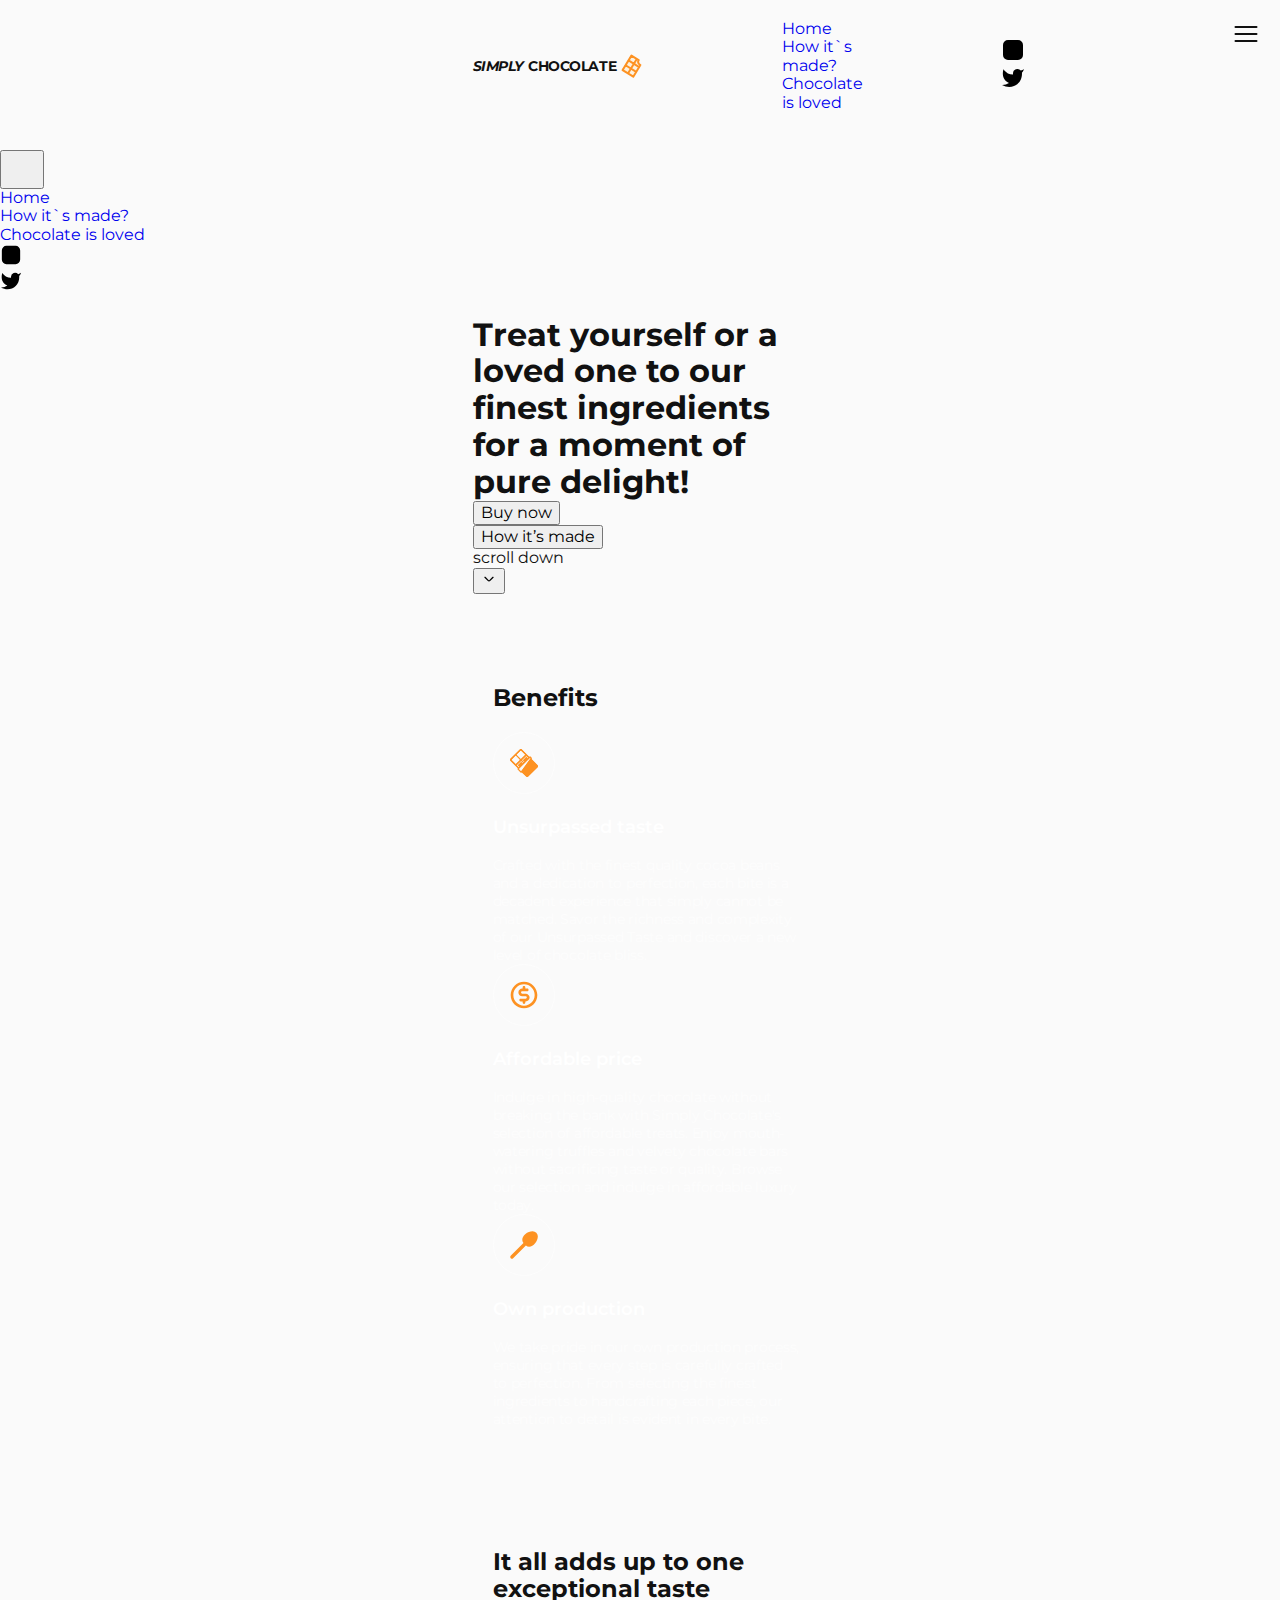
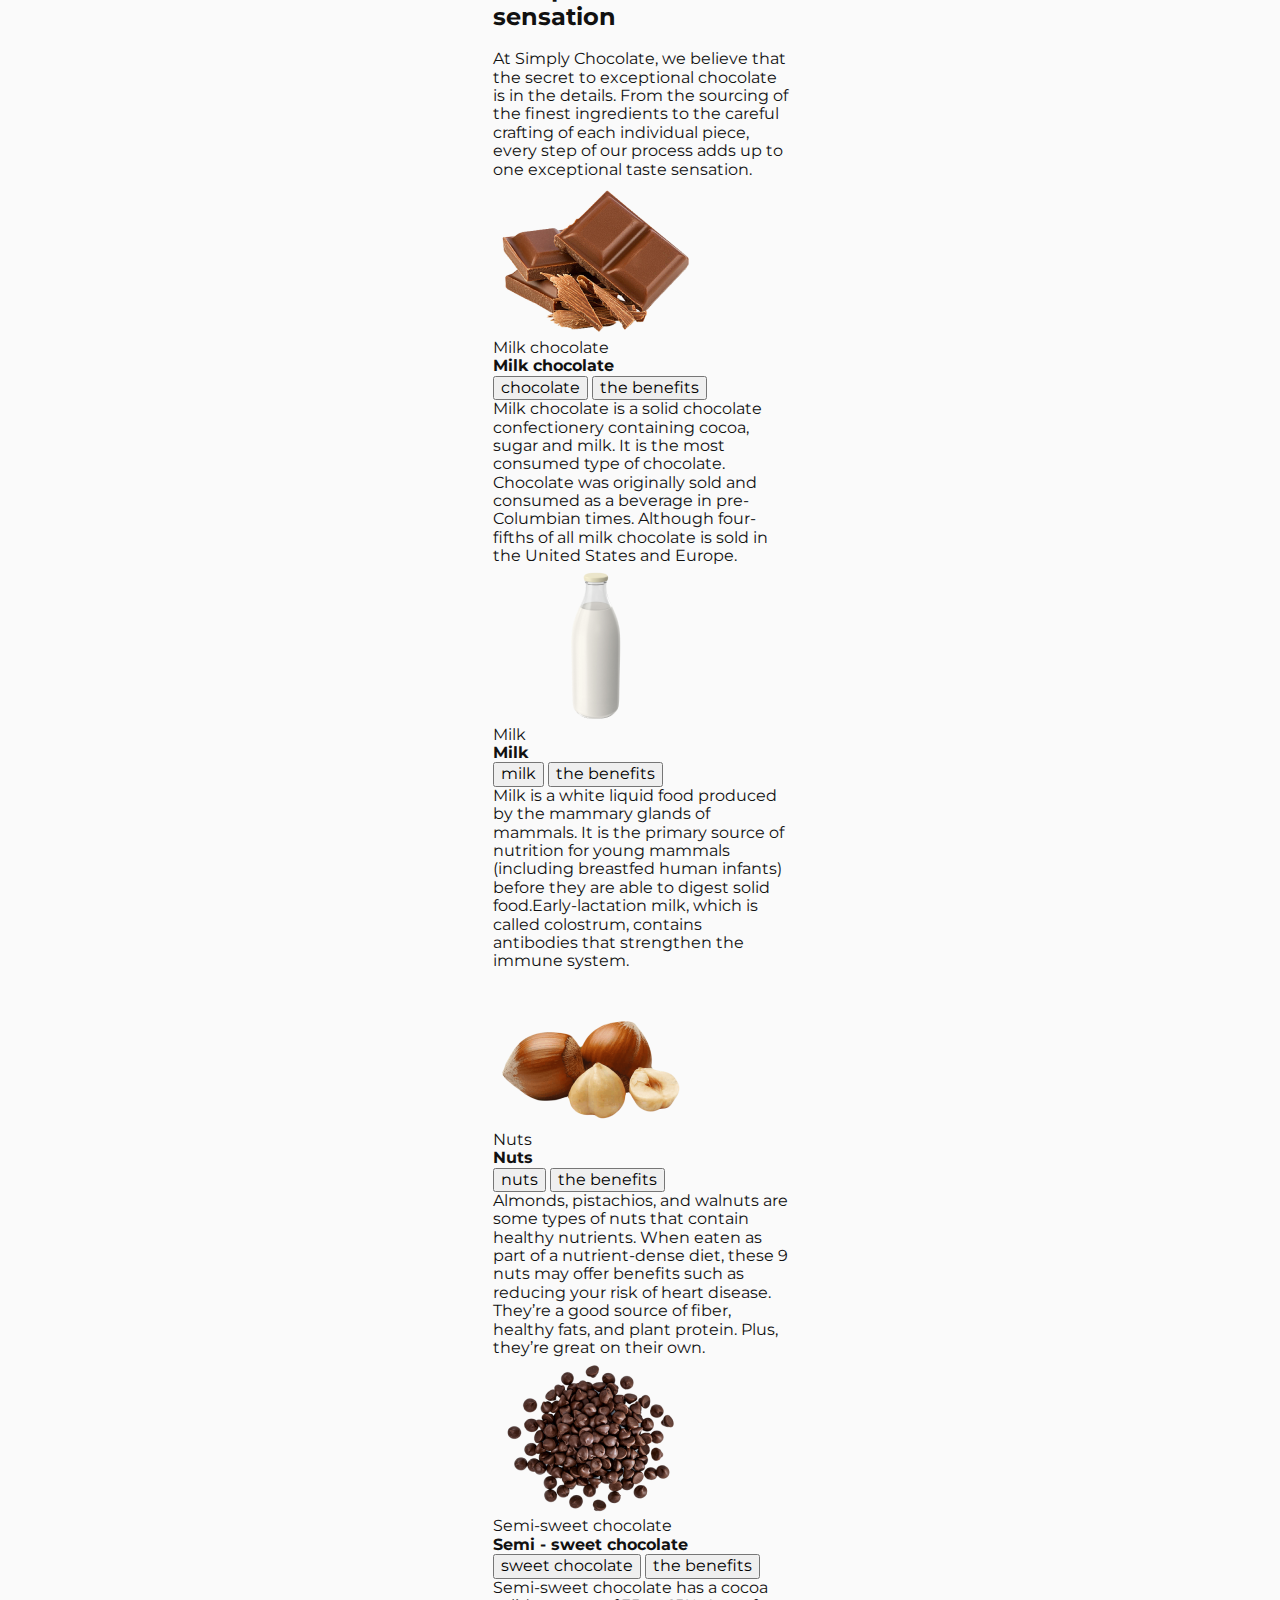
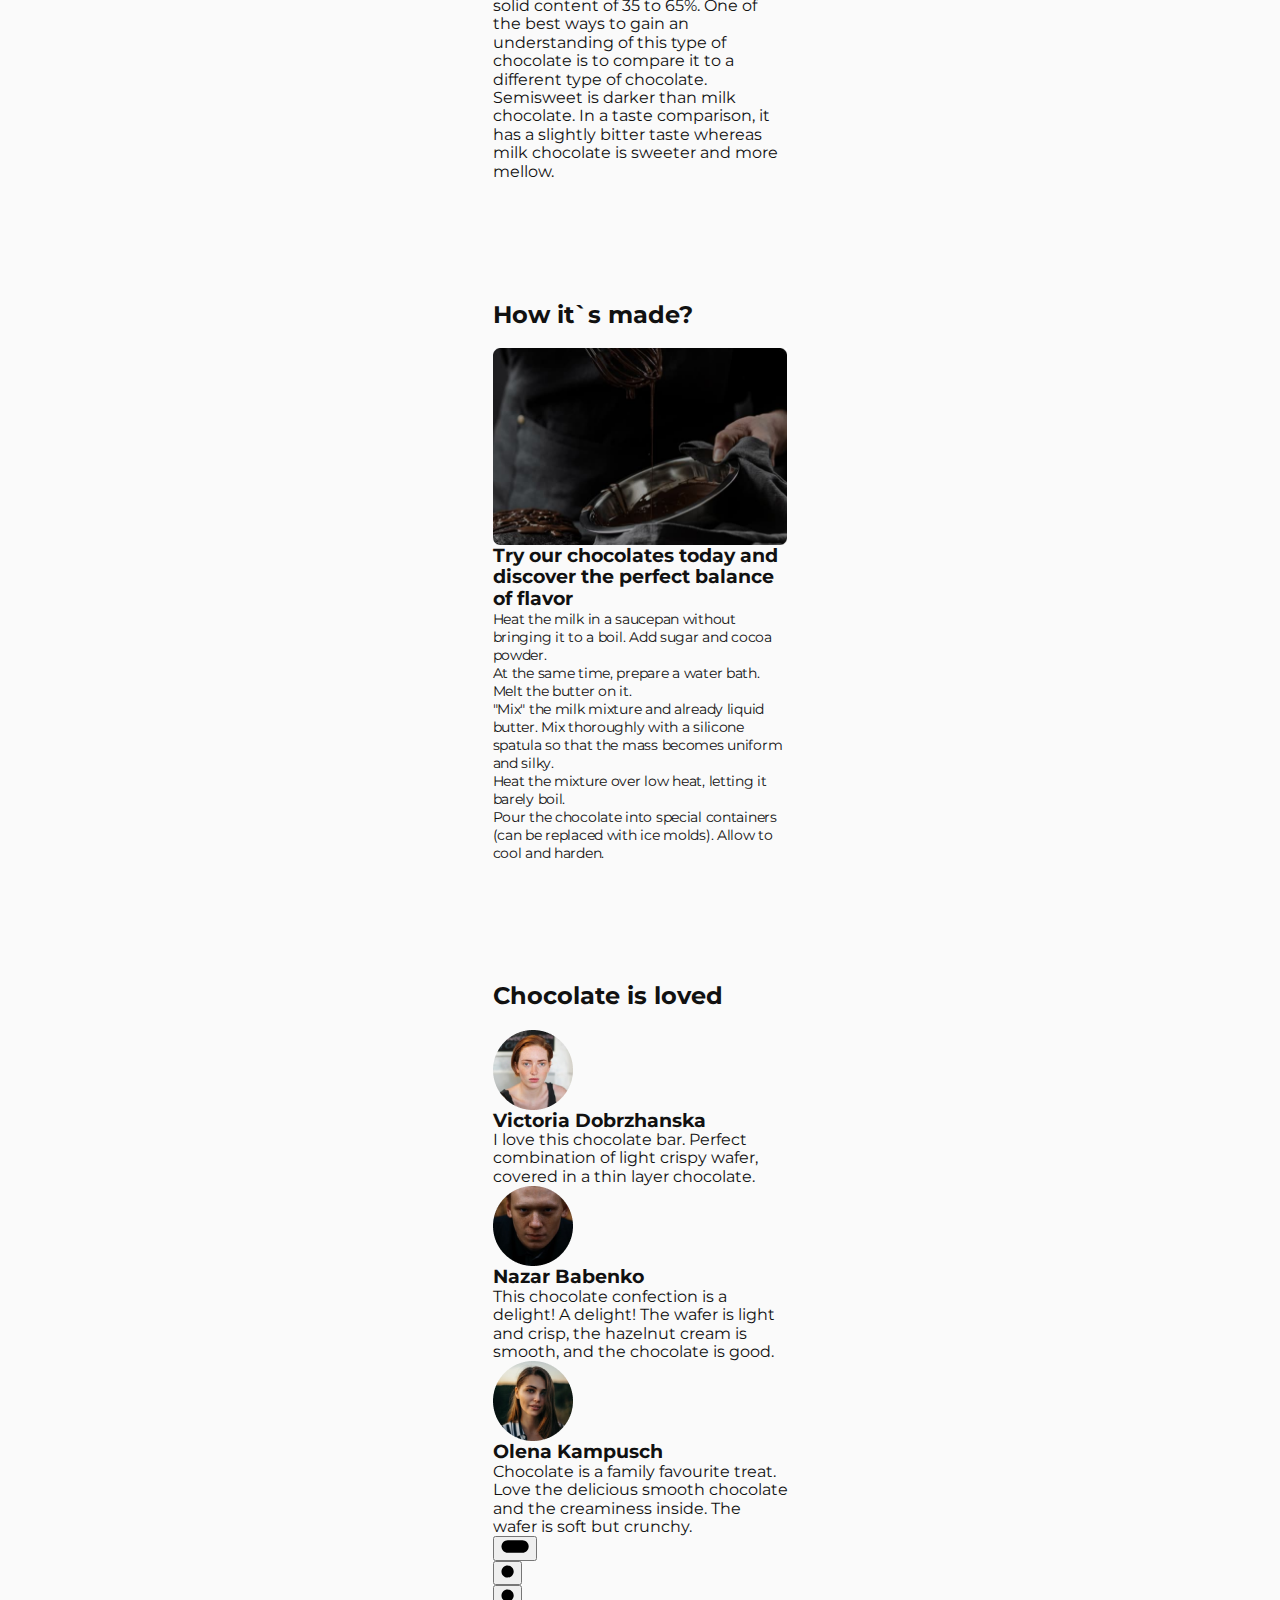
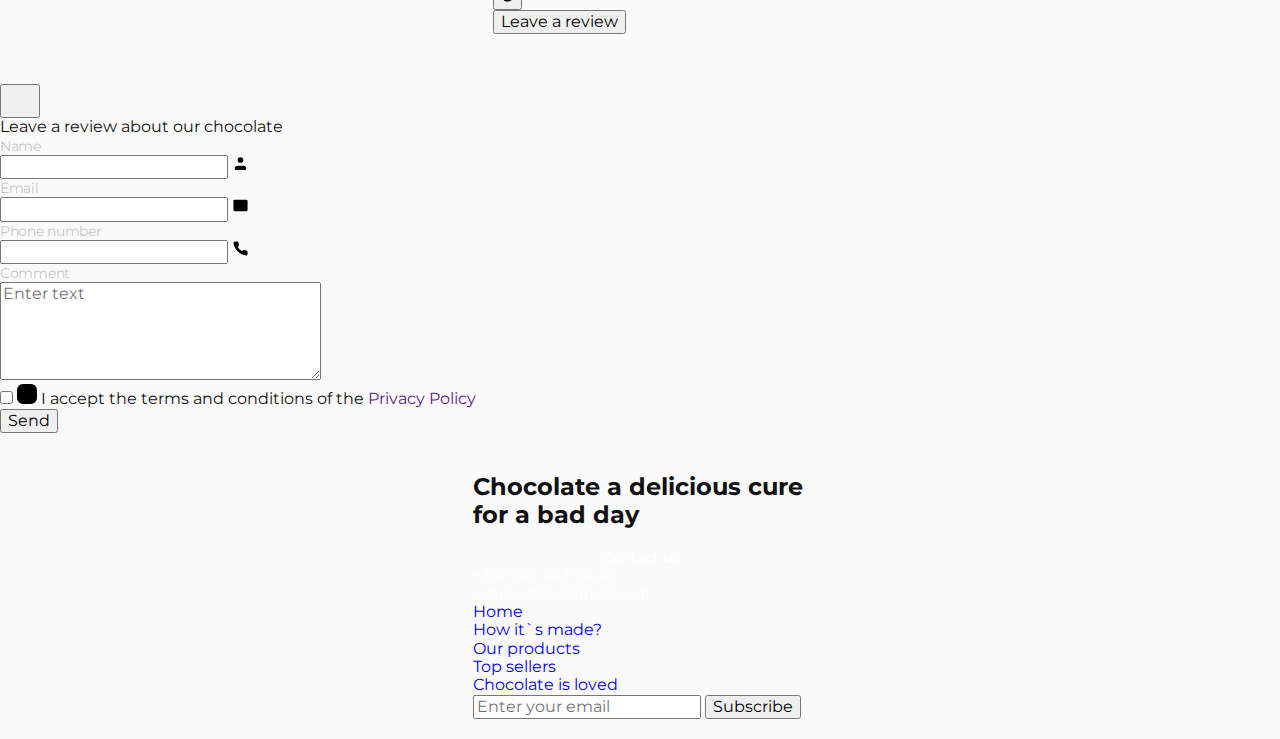
<file: index.html>
<!DOCTYPE html>
<html lang="en">
<head>
    <meta charset="UTF-8">
    <meta name="viewport" content="width=device-width, initial-scale=1.0">
    <title>Chocolate</title>
    <link rel="stylesheet" href="https://cdn.jsdelivr.net/npm/modern-normalize@2.0.0/modern-normalize.min.css">

    <link rel="preconnect" href="https://fonts.googleapis.com">
    <link rel="preconnect" href="https://fonts.gstatic.com" crossorigin>
    <link
        href="https://fonts.googleapis.com/css2?family=Montserrat:ital,wght@0,400;0,500;0,600;0,700;1,700&display=swap"
        rel="stylesheet">

    <link rel="stylesheet" href="./styles/style.css">
</head>
<body>
    <header>
        <div class="container">
            <nav class="navigation">
                <a href="./index.html" class="logo">Simply<span class="normal">chocolate</span>
                    <svg class="icon-logo" width="24" height="24">
                        <use href="./images/icons.svg#icon-chocolate"></use>
                    </svg>
                </a>
                <div class="list-nav-container">
                    <ul class="list-nav">
                        <li class="item-nav">
                            <a href="./index.html" class="link-nav">Home</a>
                        </li>
                        <li class="item-nav">
                            <a href="#how" class="link-nav">How it`s made?</a>
                        </li>
                        <li class="item-nav">
                            <a href="#chocolate" class="link-nav">Chocolate is loved</a>
                        </li>
                    </ul>
                </div>
            
                <div class="icons-nav-container">
                    <ul class="list-icons-nav">
                        <li class="item-icons-nav">
                            <a href="https://www.instagram.com/simply_chocolate_jo/" target="_blank" class="icon-link">
                                <svg class="icon-contacts" width="24" height="24">
                                    <use href="./images/icons.svg#icon-instagram"></use>
                                </svg>
                            </a>
                        </li>
                        <li class="item-icons-nav">
                            <a href="https://twitter.com/SmplyChocolate" target="_blank" class="icon-link">
                                <svg class="icon-contacts" width="24" height="24">
                                    <use href="./images/icons.svg#icon-twitter"></use>
                                </svg>
                            </a>
                        </li>
                    </ul>
                </div>
            </nav>
            <button type="button" class="button-hamburger">
                <svg class="icon-hamburger" width="28" height="28">
                    <use href="./images/icons.svg#icon-hamburger"></use>
                </svg>
            </button>
        </div>
    </header>
    <div class="nav-mobile-container">
        <div class="nav-mobile">
            <button type="button" class="button-close-menu">
                <svg class="icon-button-close-menu" width="28" height="28">
                    <use href="./images/icons.svg#icon-close"></use>
                </svg>
            </button>
    
            <ul class="list-nav-mobile">
                <li class="item-nav-mobile">
                    <a href="./index.html" class="link-nav-mobile">Home</a>
                </li>
                <li class="item-nav-mobile">
                    <a href="#how" class="link-nav-mobile">How it`s made?</a>
                </li>
                <li class="item-nav-mobile">
                    <a href="#chocolate" class="link-nav-mobile">Chocolate is loved</a>
                </li>
            </ul>
    
            <div class="nav-mobile-bottom">
                <ul class="list-icons-nav">
                    <li class="item-icons-nav">
                        <a href="https://www.instagram.com/simply_chocolate_jo/" target="_blank" class="icon-link">
                            <svg class="icon-contacts" width="22" height="22">
                                <use href="./images/icons.svg#icon-instagram"></use>
                            </svg>
                        </a>
                    </li>
                    <li class="item-icons-nav">
                        <a href="https://twitter.com/SmplyChocolate" target="_blank" class="icon-link">
                            <svg class="icon-contacts" width="22" height="22">
                                <use href="./images/icons.svg#icon-twitter"></use>
                            </svg>
                        </a>
                    </li>
                </ul>
            </div>
    
        </div>
    </div>

    <main>

        <!-- =================== Title =================== -->

        <section class="section-first">
            <div class="container">
                <h1 class="title">Treat yourself or a loved one to
                    our finest ingredients for a moment
                    of pure delight!</h1>
                <div class="button-first-container">
                    <div class="list-first-container">
                        <ul class="list-first-button">
                            <li class="item-first-button">
                                <button type="button" class="button-first buy">Buy now</button>
                            </li>
                            <li class="item-first-button">
                                <a href="#how">
                                    <button type="button" class="button-first how">How it’s made</button></a>
                            </li>
                        </ul>
                    </div>
                    <div class="scroll">
                        <p class="paragraf-first">scroll down</p>
                        <a href="#down">
                            <button type="button" class="button-menu">
                                <svg class="icon-menu" width="16" height="16">
                                    <use href="./images/icons.svg#icon-menu"></use>
                                </svg>
                            </button>
                        </a>
                    </div>
                </div>
            </div>
        </section>

        <!-- ============ Benefits ============ -->
        
        <section class="section benefits">
            <div class="container">
                <h2 class="hiding">Benefits</h2>
                <ul class="benefits-list">
                    <span class="decor">
                        <li class="item-benefits">
                            <div class="icon-benefits-container">
                                <svg class="icon-benefits" width="32" height="32">
                                    <use href="./images/icons.svg#icon-taste"></use>
                                </svg>
                            </div>
                            <h3 class="title-benefits">Unsurpassed taste</h3>
                            <p class="paragraf-benefits">Crafted with the finest quality cocoa beans and a dedication to
                                perfection, each bite
                                is a decadent experience that
                                simply cannot be matched. Savor the richness and complexity of our Unsurpassed Taste and
                                discover a new level of
                                chocolate bliss.</p>
                        </li>
                    </span>
        
                    <span class="decor">
                        <li lass="item-benefits">
                            <div class="icon-benefits-container">
                                <svg class="icon-benefits" width="32" height="32">
                                    <use href="./images/icons.svg#icon-coin"></use>
                                </svg>
                            </div>
                            <h3 class="title-benefits">Affordable price</h3>
                            <p class="paragraf-benefits">Indulge in high-quality chocolate without breaking the bank with Simply
                                Chocolate's
                                selection of affordable treats.
                                Enjoy mouth-watering truffles and velvety chocolate bars without sacrificing taste or quality.
                                Browse our
                                selection and
                                indulge in affordable luxury today.</p>
                        </li>
        
                    </span>
        
                    <li lass="item-benefits">
                        <div class="icon-benefits-container">
                            <svg class="icon-benefits" width="32" height="32">
                                <use href="./images/icons.svg#icon-spoon"></use>
                            </svg>
                        </div>
                        <h3 class="title-benefits">Own production</h3>
                        <p class="paragraf-benefits">We take pride in our own production process, ensuring that every step is
                            carefully crafted to perfection. From selecting
                            the finest ingredients to handcrafting each piece, our attention to detail is evident in every bite.
                        </p>
                    </li>
                </ul>
            </div>
        </section>

                <!-- ============ Tastes ============ -->

        <section class="section tastes">
            <div class="container">
                <h2 class="title-middle">It all adds up to one exceptional <span class="part">taste</span> sensation</h2>
                <p class="paragraf-tastes">At Simply Chocolate, we believe that the secret to exceptional chocolate is in the details. From the sourcing of the
                finest ingredients to the careful crafting of each individual piece, every step of our process adds up to one
                exceptional taste sensation.</p>

                <ul class="list-tastes">
                    <li class="item-tastes">
                        <div class="overley-tastes">
                            <img src="./images/chocolate2.png" alt="Chocolate" class="images-tastes">
                            <p class="paragraf-cards-tastes">Milk chocolate</p>
                            <div class="cards">
                                <h4 class="title-cards">Milk chocolate</h4>
                                <div class="buttons-container">
                                    <a href="">
                                        <button class="button-cards orange">chocolate</button>
                                    </a>
                                    <a href="">
                                        <button class="button-cards white">the benefits</button>
                                    </a>
                                </div>
                            
                                <p class="paragraph-cards">Milk chocolate is a solid chocolate confectionery containing cocoa, sugar and milk. It is
                                    the most consumed type of chocolate. Chocolate was originally sold and consumed as a beverage in pre-Columbian
                                    times. Although four-fifths of all milk chocolate is sold in the United States and Europe.</p>
                            </div>
                        </div>
                    </li>
                    <li class="item-tastes">
                        <div class="overley-tastes">
                            <img src="./images/milk.png" alt="Milk" class="images-tastes">
                            <p class="paragraf-cards-tastes">Milk</p>
                            <div class="cards">
                                <h4 class="title-cards">Milk</h4>
                                <div class="buttons-container">
                                    <a href="">
                                        <button class="button-cards orange">milk</button>
                                    </a>
                                    <a href="">
                                        <button class="button-cards white">the benefits</button>
                                    </a>
                                </div>
                            
                                <p class="paragraph-cards">Milk is a white liquid food produced by the mammary glands of mammals. It is the primary
                                    source of nutrition for young mammals (including breastfed human infants) before they are able to digest solid
                                    food.Early-lactation milk, which is called colostrum, contains antibodies that strengthen the immune system.</p>
                            </div>
                        </div>
                    </li>
                    <li class="item-tastes">
                        <div class="overley-tastes">
                            <img src="./images/nuts.png" alt="Nuts" class="images-tastes">
                            <p class="paragraf-cards-tastes">Nuts</p>
                            <div class="cards">
                                <h4 class="title-cards">Nuts</h4>
                                <div class="buttons-container">
                                    <a href="">
                                        <button class="button-cards orange">nuts</button>
                                    </a>
                                    <a href="">
                                        <button class="button-cards white">the benefits</button>
                                    </a>
                                </div>
                            
                                <p class="paragraph-cards">Almonds, pistachios, and walnuts are some types of nuts that contain healthy nutrients.
                                    When eaten as part of a nutrient-dense diet, these 9 nuts may offer benefits such as reducing your risk of heart
                                    disease. They’re a good source of fiber, healthy fats, and plant protein. Plus, they’re great on their own.</p>
                            </div>
                        </div>
                    </li>
                    <li class="item-tastes">
                        <div class="overley-tastes">
                            <img src="./images/cocoa.png" alt="Semi-sweet chocolate" class="images-tastes">
                            <p class="paragraf-cards-tastes">Semi-sweet chocolate</p>
                            <div class="cards">
                                <h4 class="title-cards">Semi - sweet chocolate</h4>
                                <div class="buttons-container">
                                    <a href="">
                                        <button class="button-cards orange">sweet chocolate</button>
                                    </a>
                                    <a href="">
                                        <button class="button-cards white">the benefits</button>
                                    </a>
                                </div>
                            
                                <p class="paragraph-cards">Semi-sweet chocolate has a cocoa solid content of 35 to 65%. One of the best ways to gain
                                    an understanding of this type of chocolate is to compare it to a different type of chocolate. Semisweet is
                                    darker than milk chocolate. In a taste comparison, it has a slightly bitter taste whereas milk chocolate is
                                    sweeter and more mellow.</p>
                            </div>
                        </div>
                    </li>
                </ul>
            </div>
        </section>

        <!-- =========== How it`s made ========== -->
        
        <section class="section recept">
            <div class="container">
                <h2 id="how" class="title-middle">How it`s <span class="part">made?</span></h2>
                <div class="recept-container">
                    <div>
                        <picture>
                            <source srcset="./images/img.jpg 1x, ./images/img@2x.jpg 2x" media="(min-width: 1200px)" />
        
                            <source srcset="./images/tablet/img-tab.jpg 1x, ./images/tablet/img-tab@2x.jpg 2x"
                                media="(min-width: 768px)" />
        
                            <source srcset="./images/mobi/img-mobi.jpg 1x, ./images/mobi/img-mobi@2x.jpg 2x"
                                media="(max-width: 768px)" />
        
                            <img src="./images/img.jpg" alt="Preparation of chocolate">
                        </picture>
                    </div>
        
                    <div class="list-recept-container">
                        <h3 class="title-recept">Try our chocolates today and discover the perfect balance of flavor</h3>
                        <ul class="list-recept">
                            <li class="item-recept">
                                <p class="paragraph-item-recept">Heat the milk in a saucepan without bringing it to a boil. Add
                                    sugar and cocoa powder.</p>
                            </li>
                            <li class="item-recept">
                                <p class="paragraph-item-recept">At the same time, prepare a water bath. Melt the butter on it.
                                </p>
                            </li>
                            <li class="item-recept">
                                <p class="paragraph-item-recept">"Mix" the milk mixture and already liquid butter. Mix
                                    thoroughly with a silicone spatula so that the mass
                                    becomes
                                    uniform and silky.</p>
                            </li>
                            <li class="item-recept">
                                <p class="paragraph-item-recept">Heat the mixture over low heat, letting it barely boil.</p>
                            </li>
                            <li class="item-recept">
                                <p class="paragraph-item-recept">Pour the chocolate into special containers (can be replaced
                                    with ice molds). Allow to cool and harden.</p>
                            </li>
                        </ul>
                    </div>
                </div>
            </div>
        </section>

        <!-- ========== Reviews ========== -->
        
        <section class="section reviews">
            <div class="container">
                <h2 id="chocolate" class="title-middle"><span class="part">Chocolate</span> is loved</h2>
                <ul class="list-reviews">
                    <li class="item-reviews">
                        <img src="./images/img2.png" alt="photo of woman" class="images-reviews">
                        <h3 class="title-recept names">Victoria Dobrzhanska</h3>
                        <p class="paragraf-reviews">I love this chocolate bar. Perfect combination of light crispy wafer,
                            covered in a thin layer chocolate.</p>
                    </li>
                    <li class="item-reviews hiding">
                        <img src="./images/img3.png" alt="photo of man" class="images-reviews">
                        <h3 class="title-recept names">Nazar Babenko</h3>
                        <p class="paragraf-reviews">This chocolate confection is a delight! A delight! The wafer is light and
                            crisp, the hazelnut cream is smooth, and the chocolate is good.</p>
                    </li>
                    <li class="item-reviews hiding">
                        <img src="./images/img4.png" alt="photo of woman" class="images-reviews">
                        <h3 class="title-recept names">Olena Kampusch</h3>
                        <p class="paragraf-reviews">Chocolate is a family favourite treat. Love the delicious smooth chocolate
                            and the creaminess inside. The wafer is soft but crunchy.</p>
                    </li>
                </ul>
                <ul class="list-ellipse">
                    <li>
                        <button class="button-long">
                            <svg class="icon-long" width="28" height="13">
                                <use href="./images/icons.svg#icon-ellipse-long"></use>
                            </svg>
                        </button>
                    </li>
                    <li>
                        <button class="button-ellipse">
                            <svg class="icon-ellipse" width="13" height="13">
                                <use href="./images/icons.svg#icon-ellipse"></use>
                            </svg>
                        </button>
                    </li>
                    <li>
                        <button class="button-ellipse">
                            <svg class="icon-ellipse" width="13" height="13">
                                <use href="./images/icons.svg#icon-ellipse"></use>
                            </svg>
                        </button>
                    </li>
                </ul>
                <button type="button" class="button-first button-review">Leave a review</button>
            </div>
        </section>

        <!-- ================ Modal ================ -->
        
        <div class="backdrop">
            <div class="form-container">
                <button type="button" class="button-close">
                    <svg class="icon-button-close" width="24" height="24">
                        <use href="./images/icons.svg#icon-close"></use>
                    </svg>
                </button>
                <p class="title-input">Leave a review about <span class="orange-form-paragraph">our chocolate</span></p>
                <form class="input-form" id="input-form" name="input-form" autofocus novalidate>
                    <div class="label-container">
                        <label for="user-name" class="text-inputs">Name</label>
                        <div class="input-container">
                            <input type="text" id="user-name" name="user-name" class="input">
        
                            <svg class="icon-input" width="17" height="17">
                                <use href="./images/icons.svg#icon-user"></use>
                            </svg>
                        </div>
        
                    </div>
        
                    <div class="label-container">
                        <label for="email" class="text-inputs">Email</label>
                        <div class="input-container">
                            <input type="email" id="email" name="email" class="input">
        
                            <svg class="icon-input" width="17" height="17">
                                <use href="./images/icons.svg#icon-mail"></use>
                            </svg>
                        </div>
                    </div>
        
                    <div class="label-container">
                        <label for="phone" class="text-inputs">Phone number</label>
                        <div class="input-container">
                            <input type="tel" id="phone" name="phone" class="input">
        
                            <svg class="icon-input" width="17" height="17">
                                <use href="./images/icons.svg#icon-phone"></use>
                            </svg>
                        </div>
        
                    </div>
        
                    <div class="input-container-comment">
                        <label for="user-comment" class="text-inputs">Comment</label>
                        <textarea id="user-comment" name="user-comment" rows="5" cols="30" placeholder="Enter text"
                            class="comment"></textarea>
                    </div>
        
                    <div class="label-container-checkbox">
                        <input class="visually-hidden" type="checkbox" id="user-privacy" name="user-privacy" value="true"
                            required />
                        <label for="user-privacy" class="check">
                            <span class="span-icon">
                                <svg class="icon-check" width="20" height="20">
                                    <use href="./images/icons.svg#icon-check"></use>
                                </svg>
                            </span>
                            <span class="text-checkbox">I accept the terms and conditions of the
                                <a href="" class="link-paragraf">Privacy Policy</a>
                            </span>
                        </label>
                    </div>
                    <button type="submit" class="button-send">
                        <span class="paragraf-send">Send</span>
                    </button>
                </form>
            </div>
        </div>
    </main>
    <footer class="bottom">
        <div class="container">
            <span class="line">
                <div class="bottom-first">
                    <h2 id="down" class="title-bottom"><span class="part">Chocolate</span> a delicious cure for a bad day</h2>
                    <div class="contact-container">
                        <p class="paragraf-bottom">Contact us</p>
                        <address>
                            <ul class="contacts">
                                <li>
                                    <a href="tel:+380684439426" class="contact">+380 (68) 443-94-26</a>
                                </li>
                                <li>
                                    <a href="mailto:simplycthoc@gmail.com" class="contact">simplycthoc@gmail.com</a>
                                </li>
                            </ul>
                        </address>
                    </div>
                </div>
            </span>
            <div class="bottom-second">
                <ul class="list-nav-bottom">
                    <li class="item-nav-bottom">
                        <a href="./index.html" class="link-nav-bottom">Home</a>
                    </li>
                    <li class="item-nav-bottom">
                        <a href="#how" class="link-nav-bottom">How it`s made?</a>
                    </li>
                    <li class="item-nav-bottom">
                        <a href="./index.html" class="link-nav-bottom">Our products</a>
                    </li>
                    <li class="item-nav-bottom">
                        <a href="./index.html" class="link-nav-bottom">Top sellers</a>
                    </li>
                    <li class="item-nav-bottom">
                        <a href="#chocolate" class="link-nav-bottom">Chocolate is loved</a>
                    </li>
                </ul>
                <form class="form-bottom">
                    <label class="subscribe">
                        <input type="email" name="email" placeholder="Enter your email" class="email-bottom">
                    </label>
                    <button type="submit" class="button-bottom">Subscribe</button>
                </form>
            </div>
        </div>
    </footer>
</body>
</html>
</file>
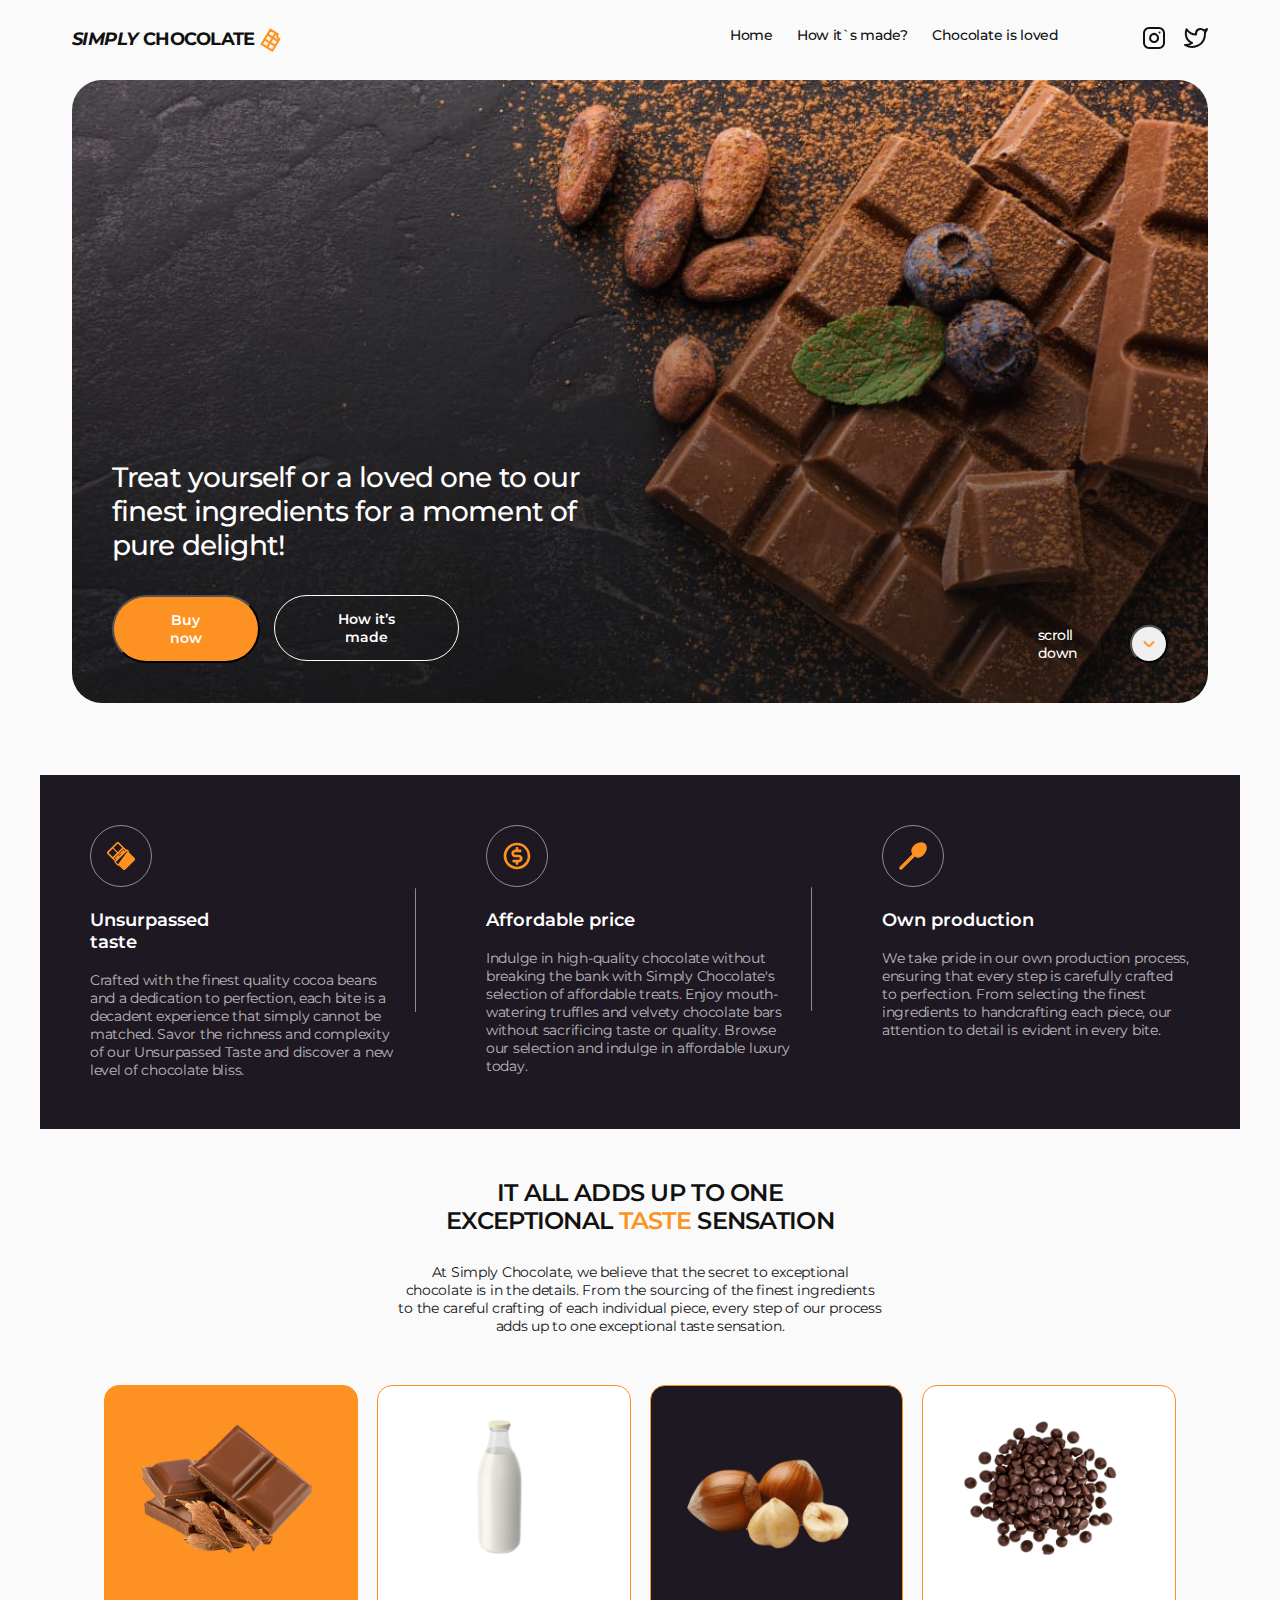
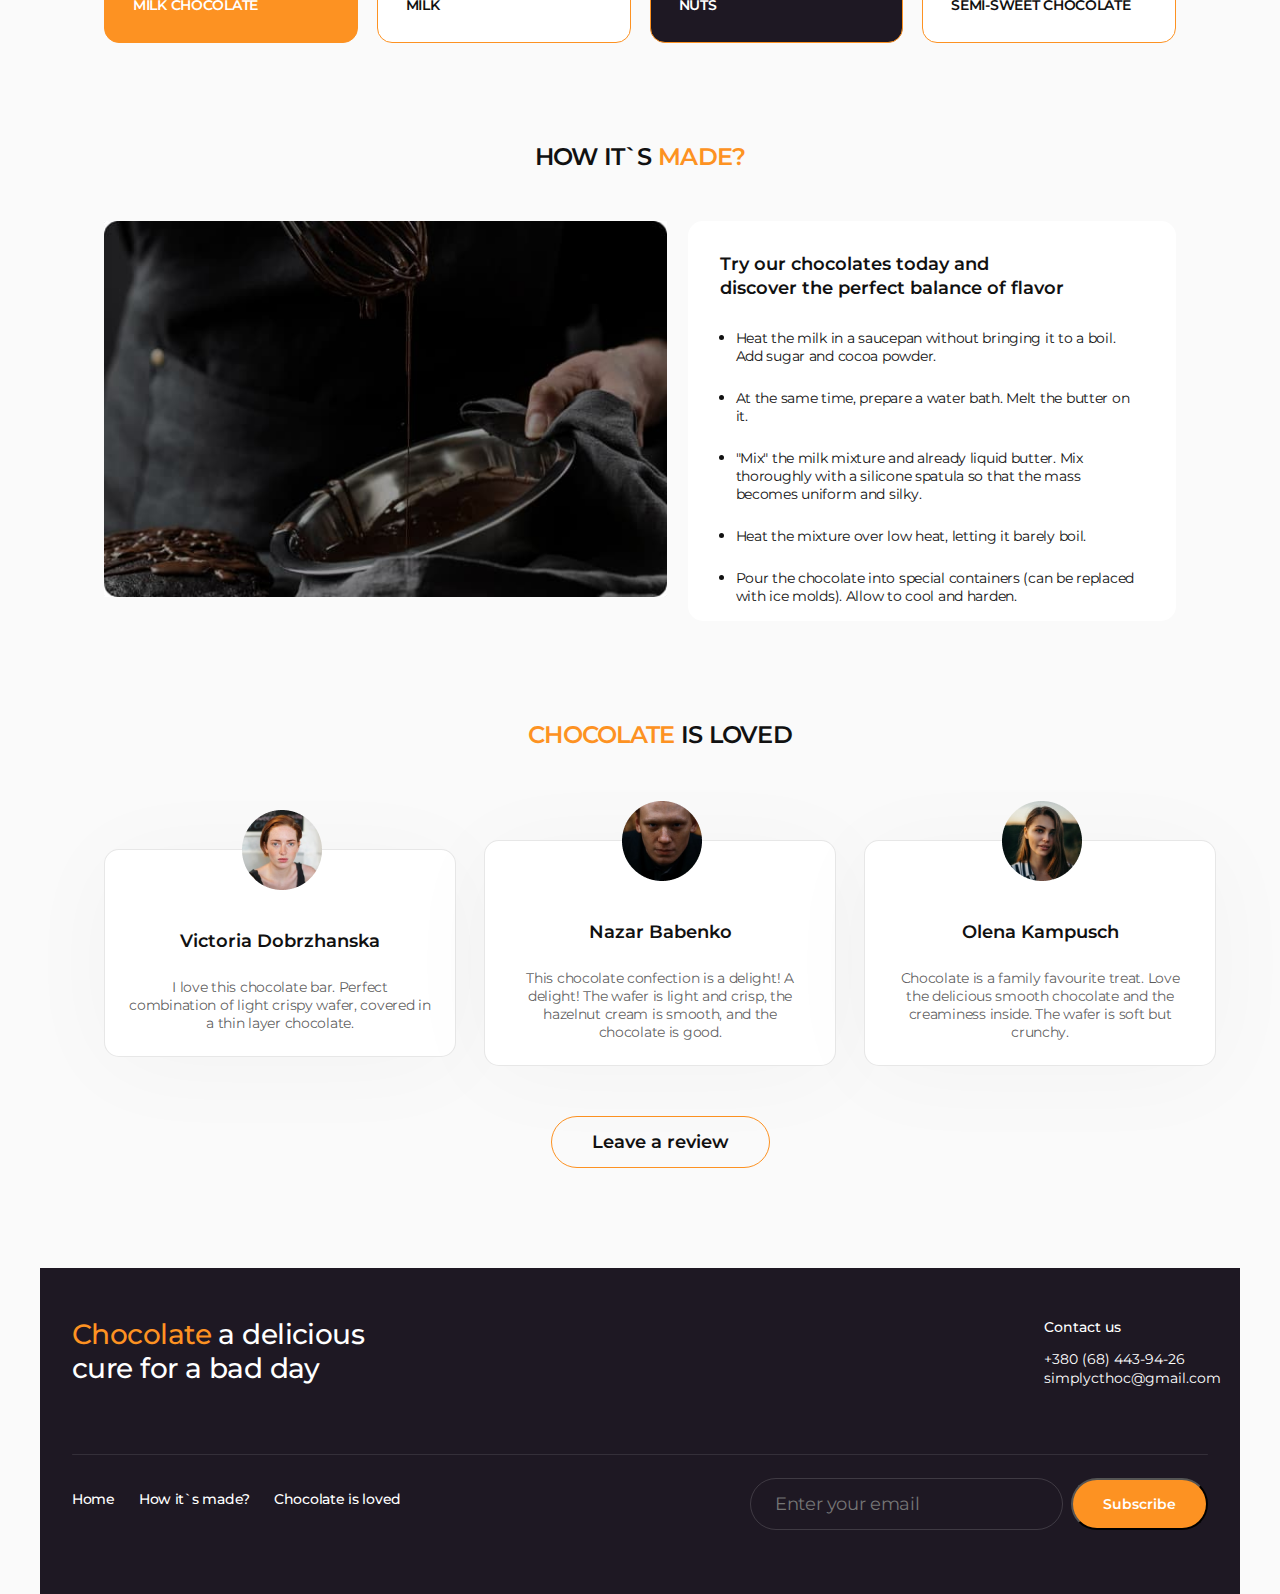
<file: index-old.html>
<!DOCTYPE html>
<html lang="en">
<head>
    <meta charset="UTF-8">
    <meta name="viewport" content="width=device-width, initial-scale=1.0">
    <title>Chocolate</title>
    <link rel="stylesheet" href="https://cdn.jsdelivr.net/npm/modern-normalize@2.0.0/modern-normalize.min.css">

    <link rel="preconnect" href="https://fonts.googleapis.com">
    <link rel="preconnect" href="https://fonts.gstatic.com" crossorigin>
    <link href="https://fonts.googleapis.com/css2?family=Montserrat:ital,wght@0,400;0,500;0,600;0,700;1,700&display=swap"
    rel="stylesheet">

    <link rel="stylesheet" href="./styles/style-old.css">
</head>
<body>
    <header>
        <div class="container">
            <nav class="navigation">
                <a href="./index.html" class="logo">Simply<span class="normal">chocolate</span>
                <svg class="icon-logo" width="24" height="24">
                    <use href="./images/icons.svg#icon-chocolate"></use>
                </svg>
                </a>
                <div class="list-nav-container">
                    <ul class="list-nav">
                        <li class="item-nav">
                            <a href="./index.html" class="link-nav">Home</a>
                        </li>
                        <li class="item-nav">
                            <a href="#how" class="link-nav">How it`s made?</a>
                        </li>
                        <li class="item-nav">
                            <a href="#chocolate" class="link-nav">Chocolate is loved</a>
                        </li>
                    </ul>
                </div>
                
                <div class="icons-nav-container">
                    <ul class="list-icons-nav">
                        <li class="item-icons-nav">
                            <a href="https://www.instagram.com/simply_chocolate_jo/" target="_blank" class="icon-link">
                                <svg class="icon-contacts" width="24" height="24">
                                    <use href="./images/icons.svg#icon-instagram"></use>
                                </svg>
                            </a>
                        </li>
                        <li class="item-icons-nav">
                            <a href="https://twitter.com/SmplyChocolate" target="_blank" class="icon-link">
                                <svg class="icon-contacts" width="24" height="24">
                                    <use href="./images/icons.svg#icon-twitter"></use>
                                </svg>
                            </a>
                        </li>
                    </ul>
                </div>
            </nav>
        </div>
    </header>
    <main>

        <!-- ============== Title ============== -->

        <section class="section-first">
            <div class="container">
                <h1 class="title">Treat yourself or a loved one to
                our finest ingredients for a moment
                of pure delight!</h1>
                <div class="button-first-container">
                    <div class="list-first-container">
                        <ul class="list-first-button">
                            <li class="item-first-button">
                                <button type="button" class="button-first buy">Buy now</button>
                            </li>
                            <li class="item-first-button">
                                <a href="#how">
                                    <button type="button" class="button-first how">How it’s made</button></a>
                            </li>
                        </ul>
                    </div>
                    <div class="scroll">
                        <p class="paragraf-first">scroll down</p>
                        <a href="#down">
                            <button type="button" class="button-menu">
                                <svg class="icon-menu" width="22" height="22">
                                    <use href="./images/icons.svg#icon-menu"></use>
                                </svg>
                            </button>
                        </a>
                    </div>
                </div>
            </div>
        </section>

        <!-- ============ Benefits ============ -->

        <section class="section benefits">
            <div class="container">
                <h2 class="hiding">Benefits</h2>
                <ul class="benefits-list">
                    <span class="decor">
                        <li class="item-benefits">
                            <div class="icon-benefits-container">
                                <svg class="icon-benefits" width="32" height="32">
                                    <use href="./images/icons.svg#icon-taste"></use>
                                </svg>
                            </div>
                            <h3 class="title-benefits">Unsurpassed taste</h3>
                            <p class="paragraf-benefits">Crafted with the finest quality cocoa beans and a dedication to perfection, each bite
                                is a decadent experience that
                                simply cannot be matched. Savor the richness and complexity of our Unsurpassed Taste and discover a new level of
                                chocolate bliss.</p>
                        </li>
                    </span>
                    
                    <span class="decor">
                        <li lass="item-benefits">
                            <div class="icon-benefits-container">
                                <svg class="icon-benefits" width="32" height="32">
                                    <use href="./images/icons.svg#icon-coin"></use>
                                </svg>
                            </div>
                            <h3 class="title-benefits">Affordable price</h3>
                            <p class="paragraf-benefits">Indulge in high-quality chocolate without breaking the bank with Simply Chocolate's
                                selection of affordable treats.
                                Enjoy mouth-watering truffles and velvety chocolate bars without sacrificing taste or quality. Browse our
                                selection and
                                indulge in affordable luxury today.</p>
                        </li>

                    </span>
                    
                    <li lass="item-benefits">
                        <div class="icon-benefits-container">
                            <svg class="icon-benefits" width="32" height="32">
                                <use href="./images/icons.svg#icon-spoon"></use>
                            </svg>
                        </div>
                        <h3 class="title-benefits">Own production</h3>
                        <p class="paragraf-benefits">We take pride in our own production process, ensuring that every step is carefully crafted to perfection. From selecting
                        the finest ingredients to handcrafting each piece, our attention to detail is evident in every bite.</p>
                    </li>
                </ul>
            </div>
        </section>

        <!-- ============ Tastes ============ -->

        <section class="section tastes">
            <div class="container">
                <h2 class="title-middle">It all adds up to one exceptional <span class="part">taste</span> sensation</h2>
                <p class="paragraf-tastes">At Simply Chocolate, we believe that the secret to exceptional chocolate is in the details. From the sourcing of the
                finest ingredients to the careful crafting of each individual piece, every step of our process adds up to one
                exceptional taste sensation.</p>

                <ul class="list-tastes">
                    <li class="item-tastes">
                        <div class="overley-tastes">
                            <img src="./images/chocolate2.png" alt="Chocolate" class="images-tastes">
                            <p class="paragraf-cards-tastes">Milk chocolate</p>
                            <div class="cards">
                                <h4 class="title-cards">Milk chocolate</h4>
                                <div class="buttons-container">
                                    <a href="">
                                        <button class="button-cards orange">chocolate</button>
                                    </a>
                                    <a href="">
                                        <button class="button-cards white">the benefits</button>
                                    </a>
                                </div>
                    
                                <p class="paragraph-cards">Milk chocolate is a solid chocolate confectionery containing cocoa, sugar and
                                    milk. It is
                                    the most consumed type of chocolate. Chocolate was originally sold and consumed as a beverage in
                                    pre-Columbian
                                    times. Although four-fifths of all milk chocolate is sold in the United States and Europe.</p>
                            </div>
                        </div>
                    </li>
                    <li class="item-tastes">
                        <div class="overley-tastes">
                            <img src="./images/milk.png" alt="Milk" class="images-tastes">
                            <p class="paragraf-cards-tastes">Milk</p>
                            <div class="cards">
                                <h4 class="title-cards">Milk</h4>
                                <div class="buttons-container">
                                    <a href="">
                                        <button class="button-cards orange">milk</button>
                                    </a>
                                    <a href="">
                                        <button class="button-cards white">the benefits</button>
                                    </a>
                                </div>
                    
                                <p class="paragraph-cards">Milk is a white liquid food produced by the mammary glands of mammals. It is the
                                    primary
                                    source of nutrition for young mammals (including breastfed human infants) before they are able to digest
                                    solid
                                    food.Early-lactation milk, which is called colostrum, contains antibodies that strengthen the immune
                                    system.</p>
                            </div>
                        </div>
                    </li>
                    <li class="item-tastes">
                        <div class="overley-tastes">
                            <img src="./images/nuts.png" alt="Nuts" class="images-tastes">
                            <p class="paragraf-cards-tastes">Nuts</p>
                            <div class="cards">
                                <h4 class="title-cards">Nuts</h4>
                                <div class="buttons-container">
                                    <a href="">
                                        <button class="button-cards orange">nuts</button>
                                    </a>
                                    <a href="">
                                        <button class="button-cards white">the benefits</button>
                                    </a>
                                </div>
                                <p class="paragraph-cards">Almonds, pistachios, and walnuts are some types of nuts that contain healthy
                                    nutrients.
                                    When eaten as part of a nutrient-dense diet, these 9 nuts may offer benefits such as reducing your risk
                                    of heart
                                    disease. They’re a good source of fiber, healthy fats, and plant protein. Plus, they’re great on their
                                    own.</p>
                            </div>
                        </div>
                    </li>
                    <li class="item-tastes">
                        <div class="overley-tastes">
                            <img src="./images/cocoa.png" alt="Semi-sweet chocolate" class="images-tastes">
                            <p class="paragraf-cards-tastes">Semi-sweet chocolate</p>
                            <div class="cards">
                                <h4 class="title-cards">Semi - sweet chocolate</h4>
                                <div class="buttons-container">
                                    <a href="">
                                        <button class="button-cards orange">sweet chocolate</button>
                                    </a>
                                    <a href="">
                                        <button class="button-cards white">the benefits</button>
                                    </a>
                                </div>
                    
                                <p class="paragraph-cards">Semi-sweet chocolate has a cocoa solid content of 35 to 65%. One of the best ways
                                    to gain
                                    an understanding of this type of chocolate is to compare it to a different type of chocolate. Semisweet
                                    is
                                    darker than milk chocolate. In a taste comparison, it has a slightly bitter taste whereas milk chocolate
                                    is
                                    sweeter and more mellow.</p>
                            </div>
                        </div>
                    </li>
                </ul>
            </div>
        </section>

        <!-- =========== How it`s made ========== -->

        <section class="section recept">
            <div class="container">
                <h2 id="how" class="title-middle">How it`s <span class="part">made?</span></h2>
                <div class="recept-container">
                    <div>
                        <picture>
                            <source srcset="./images/img.jpg 1x, ./images/img@2x.jpg 2x" media="(min-width: 1200px)" />
                        
                            <source srcset="./images/tablet/img-tab.jpg 1x, ./images/tablet/img-tab@2x.jpg 2x" media="(min-width: 768px)" />
                        
                            <source srcset="./images/mobi/img-mobi.jpg 1x, ./images/mobi/img-mobi@2x.jpg 2x" media="(max-width: 768px)" />
                        
                            <img src="./images/img.jpg" alt="Preparation of chocolate">
                        </picture>
                    </div>
                    
                    <div class="list-recept-container">
                        <h3 class="title-recept">Try our chocolates today and discover the perfect balance of flavor</h3>
                        <ul class="list-recept">
                            <li class="item-recept">
                                <p class="paragraph-item-recept">Heat the milk in a saucepan without bringing it to a boil. Add sugar and cocoa powder.</p>
                            </li>
                            <li class="item-recept">
                                <p class="paragraph-item-recept">At the same time, prepare a water bath. Melt the butter on it.</p>
                            </li>
                            <li class="item-recept">
                                <p class="paragraph-item-recept">"Mix" the milk mixture and already liquid butter. Mix thoroughly with a silicone spatula so that the mass
                                    becomes
                                    uniform and silky.</p>
                            </li>
                            <li class="item-recept">
                                <p class="paragraph-item-recept">Heat the mixture over low heat, letting it barely boil.</p>
                            </li>
                            <li class="item-recept">
                                <p class="paragraph-item-recept">Pour the chocolate into special containers (can be replaced with ice molds). Allow to cool and harden.</p>
                            </li>
                        </ul>
                    </div>
                </div>
            </div>
        </section>

        <!-- ========== Reviews ========== -->

        <section class="section reviews">
            <div class="container">
                <h2 id="chocolate" class="title-middle"><span class="part">Chocolate</span> is loved</h2>
                <ul class="list-reviews">
                    <li class="item-reviews">
                        <img src="./images/img2.png" alt="photo of woman" class="images-reviews">
                        <h3 class="title-recept names">Victoria Dobrzhanska</h3>
                        <p class="paragraf-reviews">I love this chocolate bar. Perfect combination of light crispy wafer, covered in a thin layer chocolate.</p>
                    </li>
                    <li class="item-reviews">
                        <img src="./images/img3.png" alt="photo of man" class="images-reviews">
                        <h3 class="title-recept names">Nazar Babenko</h3>
                        <p class="paragraf-reviews">This chocolate confection is a delight! A delight! The wafer is light and crisp, the hazelnut cream is smooth, and the chocolate is good.</p>
                    </li>
                    <li class="item-reviews">
                        <img src="./images/img4.png" alt="photo of woman" class="images-reviews">
                        <h3 class="title-recept names">Olena Kampusch</h3>
                        <p class="paragraf-reviews">Chocolate is a family favourite treat. Love the delicious smooth chocolate and the creaminess inside. The wafer is soft but crunchy.</p>
                    </li>
                </ul>
                <button type="button" class="button-first button-review">Leave a review</button>
            </div>
        </section>

        <!-- ================ Modal ================ -->

        <div class="backdrop">
            <div class="form-container">
                <button type="button" class="button-close">
                    <svg class="icon-button-close" width="28" height="28">
                        <use href="./images/icons.svg#icon-close"></use>
                    </svg>
                </button>
                <p class="title-input">Leave a review about <span class="orange-form-paragraph">our chocolate</span></p>
                <form class="input-form" id="input-form" name="input-form" autofocus novalidate>
                    <div class="label-container">
                        <label for="user-name" class="text-inputs">Name</label>
                        <div class="input-container">
                            <input type="text" id="user-name" name="user-name" class="input">
                
                            <svg class="icon-input" width="24" height="24">
                                <use href="./images/icons.svg#icon-user"></use>
                            </svg>
                        </div>
                
                    </div>
                
                    <div class="label-container">
                        <label for="email" class="text-inputs">Email</label>
                        <div class="input-container">
                            <input type="email" id="email" name="email" class="input">
                
                            <svg class="icon-input" width="24" height="24">
                                <use href="./images/icons.svg#icon-mail"></use>
                            </svg>
                        </div>
                    </div>

                    <div class="label-container">
                        <label for="phone" class="text-inputs">Phone number</label>
                        <div class="input-container">
                            <input type="tel" id="phone" name="phone" class="input">
                    
                            <svg class="icon-input" width="24" height="24">
                                <use href="./images/icons.svg#icon-phone"></use>
                            </svg>
                        </div>
                    
                    </div>
                
                    <div class="input-container-comment">
                        <label for="user-comment" class="text-inputs">Comment</label>
                        <textarea id="user-comment" name="user-comment" rows="5" cols="30" placeholder="Enter text"
                            class="comment"></textarea>
                    </div>
                
                    <div class="label-container-checkbox">
                        <input class="visually-hidden" type="checkbox" id="user-privacy" name="user-privacy" value="true" required />
                        <label for="user-privacy" class="check">
                            <span class="span-icon">
                                <svg class="icon-check" width="20" height="20">
                                    <use href="./images/icons.svg#icon-check"></use>
                                </svg>
                            </span>
                            <span class="text-checkbox">I accept the terms and conditions of the
                                <a href="" class="link-paragraf">Privacy Policy</a>
                            </span>
                        </label>
                    </div>
                    <button type="submit" class="button-send">
                        <span class="paragraf-send">Send</span>
                    </button>
                </form>
            </div>
        </div>
    </main>
    <footer class="bottom">
        <div class="container">
            <span class="line">
                <div class="bottom-first">
                    <h2 id="down" class="title-bottom"><span class="part">Chocolate</span> a delicious cure for a bad day</h2>
                    <div class="contact-container">
                        <p class="paragraf-bottom">Contact us</p>
                        <address>
                            <ul>
                                <li>
                                    <a href="tel:+380684439426" class="contact">+380 (68) 443-94-26</a>
                                </li>
                                <li>
                                    <a href="mailto:simplycthoc@gmail.com" class="contact">simplycthoc@gmail.com</a>
                                </li>
                            </ul>
                        </address>
                    </div>
                </div>
            </span>
            <div class="bottom-second">
                <ul class="list-nav">
                    <li class="item-nav">
                        <a href="./index.html" class="link-nav">Home</a>
                    </li>
                    <li class="item-nav">
                        <a href="#how" class="link-nav">How it`s made?</a>
                    </li>
                    <li class="item-nav">
                        <a href="#chocolate" class="link-nav">Chocolate is loved</a>
                    </li>
                </ul>
                <form class="form-bottom">
                    <label class="subscribe">
                        <input type="email" name="email" placeholder="Enter your email" class="email-bottom">
                    </label>
                    <button type="submit" class="button-bottom">Subscribe</button>
                </form>
            </div>
        </div>
    </footer>
</body>
</html>
</file>
<file: styles/style.css>
body {
    font-family: 'Montserrat', sans-serif;
    color: #111;
    background: #FAFAFA;
    overflow-x: hidden;
}

/* Basic */
ul,
ol {
    list-style-type: none;
    margin: 0;
    padding-left: 0;
}

a {
    text-decoration: none;
}

h1,
і h2,
h3,
h4,
h5,
h6,
p {
    margin: 0;
}

img {
    display: block;
    max-width: 100%;
    height: auto;
}

button {
    cursor: pointer;
}

.section {
    max-width: 335px;
    padding: 30px 0;
    margin: 0 auto;
}

/* ============== Header ============== */

.container {
    max-width: 375px;
    padding: 20px;
    margin: 0 auto;
}

.navigation {
    display: inline-flex;
    justify-content: baseline;
    align-items: center;
    gap: 138px;
}

/* =========== Logo =========== */

.logo {
    display: flex;
    justify-content: center;
    align-items: center;
    gap: 4px;
    font-style: italic;
    color: #111;
    font-size: 14px;
    font-weight: 700;
    line-height: 1.29;
    letter-spacing: -0.03em;
    text-transform: uppercase;
}

.normal {
    font-style: normal;
}

.icon-logo {
    fill: #FCF1E0;
    stroke: #FD9222;
    flex-shrink: 0;
}

.button-hamburger {
    background-color: transparent;
    border: none;
    padding: 0;
    line-height: 0;
}

.icon-hamburger {
    fill: none;
    stroke: #111;
    position: absolute;
    top: 20px;
    right: 20px;
    width: 28px;
    height: 28px;
    display: flex;
    align-items: center;
    justify-content: center;
    padding: 0;
    margin: 0;
    cursor: pointer;
    stroke-width: 2px;
}

/* ================= Benefits ================ */

.icon-benefits-container {
    display: flex;
    width: 62px;
    height: 62px;
    justify-content: center;
    align-items: center;
    gap: 7.303px;
    border-radius: 365px;
    border: 1px solid rgba(255, 255, 255, 0.50);
    margin-bottom: 22px;
}

.icon-benefits {
    fill: #FD9222;
}

.title-benefits {
    color: #FFF;
    font-size: 18px;
    font-weight: 600;
    line-height: normal;
    margin-bottom: 18px;
}

.paragraf-benefits {
    width: 308px;
    color: rgba(255, 255, 255, 0.70);
    font-size: 14px;
    font-weight: 400;
    line-height: normal;
    letter-spacing: -0.02em;
}

/* ============== How it`s made ============= */

.paragraph-item-recept {
    color: #111;
    font-size: 14px;
    font-weight: 400;
    line-height: 1.29;
    letter-spacing: -0.02em;
}

/* ============= Footer ============= */

.paragraf-bottom {
    color: #FFF;
    text-align: center;
    font-size: 14px;
    font-weight: 500;
    line-height: 1.29;
}

.contact {
    color: #FFF;
    text-align: center;
    font-size: 14px;
    font-style: normal;
    font-weight: 400;
    line-height: 1.29; 
    letter-spacing: -0.02ems;
}

.text-inputs {
    display: flex;
    color: rgba(64, 64, 64, 0.30);
    font-size: 14px;
    font-weight: 400;
    line-height: normal;
    letter-spacing: -0.02em;
}

@media screen and (min-width: 320px) and (max-width: 767px) {
    .list-nav-container {
        display: none;
    } 

    .icons-nav-container {
        display: none;
    }

    /* =============== Title ============== */

    .section-first {
        align-items: center;
        max-width: 335px;
        margin: 0 auto;
        padding: 395px 16px 32px 20px;
        background-image: linear-gradient(180deg,
            rgba(17, 17, 17, 0.00) 0%,
            rgba(17, 17, 17, 0.40) 100%),
        url(../images/mobi/chocolate-mobi.jpg);
        background-repeat: no-repeat;
        background-position: center;
        background-size: cover;
        border-radius: 30px;
    }

    .section-first .container {
        padding: 0;
        gap: 32px;
    }

    .title {
        width: 290px;
        color: #FFF;
        font-size: 20px;
        font-weight: 500;
        line-height: 1.2; 
        letter-spacing: -0.03em;
        margin-bottom: 32px;
    }

    .button-first-container {
        display: flex;
        width: 299px;
        flex-direction: column;
        justify-content: flex-end;
        align-items: flex-start;
        gap: 32px;
        flex-shrink: 0;
    }

    .list-first-button {
        display: flex;
        align-items: flex-start;
        gap: 14px;
    }

    .button-first {
        display: flex;
        align-items: flex-start;
        border-radius: 100px;
        padding: 12px 28px;
        background: transparent;
        border: 1px solid #FFF;;
        color: #FFF;
        font-size: 14px;
        font-weight: 600;
        line-height: normal;
    }

    .buy {
        background-color: #FD9222;
        border: 1px solid transparent;
    }

    .scroll {
        display: flex;
        align-items: center;
        gap: 12px;
    }

    .paragraf-first {
        color: #FFF;
        font-size: 12px;
        font-weight: 500;
        line-height: 1.17;
        letter-spacing: -0.03em;
    }

    .button-menu {
        display: flex;
        width: 28px;
        height: 28px;
        padding: 6px;
        align-items: center;
        border-radius: 50%;
        fill: #FFF;
        stroke: #FD9222;
        border: none;
    }

    .icon-menu {
        fill: #FD9222;
    }

    /* =============== Benefits =============== */

    .benefits {
        display: flex;
        flex-direction: column;
        justify-content: center;
        align-items: center;
        max-width: 375px;
        background: #1E1823;
        margin-top: 60px;
    }

    .benefits .container {
        padding: 0;
    }

    .hiding {
        position: absolute;
        width: 1px;
        height: 1px;
        margin: -1px;
        border: 0;
        padding: 0;
        white-space: nowrap;
        clip-path: inset(100%);
        clip: rect(0 0 0 0);
        overflow: hidden;
    }

    .benefits-list {
        display: flex;
        flex-direction: column;
        justify-content: center;
        align-items: flex-start;
        gap: 20px;
    }

    .item-benefits {
        display: flex;
        flex-direction: column;
        flex-shrink: 0;
    }

    /* ================= Tastes ================ */

    .tastes {
        display: flex;
        flex-direction: column;
        max-width: 375px;
        align-items: center;
    }

    .tastes .container {
        align-items: center;
    }

    .title-middle {
        margin: 0 auto 24px;
        width: 283px;
        color: #111;
        text-align: center;
        font-size: 20px;
        font-weight: 600;
        line-height: 1.2; 
        letter-spacing: -0.03em;
        text-transform: uppercase;
    }

    .part {
        color: #FD9222;
    }

    .paragraf-tastes {
        margin: 0 auto 32px;
        width: 335px;
        color: #111;
        text-align: center;
        font-size: 14px;
        font-weight: 400;
        line-height: 1.29; 
        letter-spacing: -0.02em;
    }

    .list-tastes {
        display: flex;
        flex-direction: column;
        align-items: flex-start;
        gap: 20px;
    }

    .item-tastes {
        display: flex;
        padding: 28px;
        flex-direction: column;
        justify-content: center;
        align-items: flex-start;
        border-radius: 15px;
        border: 1px solid #FD9222;
        background: #FFF;
    }

    .images-tastes {
        margin-bottom: 25px;
        padding: 0 28px;
    }

    .paragraf-cards-tastes {
        color: #111;
        font-size: 14px;
        font-weight: 600;
        line-height: 1.29; 
        letter-spacing: -0.02em;
        text-transform: uppercase;
    }

    .item-tastes:nth-child(odd) {
        background-color: #FD9222;
    }

    .item-tastes:nth-child(2n+3) {
        background-color: #1E1823;
    }

    .item-tastes:nth-child(odd) .paragraf-cards-tastes {
        color: #fff;
    }

    .cards {
        display: none;
    }

    /* ============== How it`s made =============== */

    .recept {
        display: flex;
        flex-direction: column;
        align-items: center;
    }

    .recept .container .title-middle {
        margin-bottom: 32px;
    }

    .recept-container {
        display: flex;
        flex-direction: column;
        align-items: flex-start;
        gap: 20px;
    }

    .list-recept-container {
        display: flex;
        flex-direction: column;
        justify-content: center;
        align-items: center;
        width: 307px;
        gap: 20px;
        padding: 20px 14px;
        border-radius: 15px;
        background: #FFF;
    }

    .title-recept {
        width: 307px;
        color: #111;
        font-size: 18px;
        font-weight: 600;
        line-height: 1.33; 
    }

    .list-recept {
        display: flex;
        flex-direction: column;
        align-items: flex-start;
        list-style-type: inherit;
        width: 307px;
        gap: 18px;
        padding-left: 16px;
    }

    /* =============== Reviews =============== */

    .reviews {
        display: flex;
        flex-direction: column;
        align-items: center;
        width: 335px;
        flex-shrink: 0;
    }

    .reviews .container {
        display: flex;
        flex-direction: column;
        align-items: center;
        padding: 0;
    }

    .reviews .container .title-middle {
        margin-bottom: 74px;
        padding-top: 0;
    }

    .list-reviews {
        display: flex;
        flex-direction: column;
        align-items: center;
        margin-bottom: 20px;
        padding-left: 0;
        margin-left: 0;
    }

    .item-reviews {
        display: flex;
        flex-direction: column;
        align-items: center;
        width: 335px;
        border-radius: 15px;
        border: 1px solid rgba(17, 17, 17, 0.10);
        background-color: #FFF;
        box-shadow: 0px 9.049px 100px 0px rgba(17, 17, 17, 0.03);
    }

    .images-reviews {
        position: relative;
        top: -5%;
        left: 12%;
        transform: translate(-50%, -50%) scale(1);
    }

    .names {
        text-align: center;
    }

    .paragraf-reviews {
        color: rgba(17, 17, 17, 0.70);
        text-align: center;
        font-size: 14px;
        font-weight: 400;
        line-height: 1.29; 
        letter-spacing: -0.02em;
        padding: 0 18px 42px;
    }

    .button-review {
        background-color: transparent;
        margin: 0 auto;
        border: 1px solid #FD9222;
        color: #111;
        font-size: 18px;
        font-weight: 600;
        line-height: normal;
    }

    .list-ellipse {
        display: flex;
        width: 80px;
        align-items: flex-start;
        gap: 13px;
        margin-bottom: 32px;
    }

    .button-long {
        width: 28px;
        height: 13px;
        border-radius: 100%;
        border: none;
        background-color: transparent;
    }

    .icon-long {
        fill: #FD9222;
    }

    .button-ellipse {
        width: 13px;
        height: 13px;
        border-radius: 100%;
        border: none;
        background-color: transparent;
    }

    .icon-ellipse {
        fill: rgba(17, 17, 17, 0.10);
    }

    /* ============== Footer ============== */

    .bottom {
        max-width: 375px;
        background: #1E1823;
        padding-top: 12px;
        padding-bottom: 12px;
        color: #FFF;
    }

    .bottom .link-nav {
        color: #FFF;
    }

    .bottom-first {
        display: flex;
        flex-direction: column;
        align-items: flex-start;
        gap: 32px;
    }

    .title-bottom {
        width: 300px;
        font-size: 24px;
        font-weight: 500;
        line-height: 1.17;
        letter-spacing: -0.02em;
        margin-top: 0;
        margin-bottom: 0;
    }

    .contact-container {
        display: flex;
        flex-direction: column;
        align-items: flex-start;
        width: 164px;
        gap: 14px;
        margin-bottom: 32px;
    }

    .contacts {
        gap: 4px;
    }

    .line {
        position: relative;
    }

    .line::after {
        content: '';
        position: absolute;
        top: 100%;
        left: 0;
        bottom: 0;
        display: block;
        width: 335px;
        height: 1px;
        border-radius: 2px;
        background-color: rgba(255, 255, 255, 0.10);
    }

    .bottom-second {
        display: flex;
        flex-direction: column;
        align-items: flex-start;
        gap: 32px;
        margin-top: 32px;
    }

    .list-nav-bottom {
        display: flex;
        width: 125px;
        flex-direction: column;
        align-items: flex-start;
        gap: 18px;
        flex-shrink: 0;
    }

    .link-nav-bottom {
        color: #FFF;
        font-size: 14px;
        font-weight: 500;
        line-height: 1.14;
        letter-spacing: -0.02em;
    }

    .form-bottom {
        display: flex;
        align-items: flex-start;
        gap: 8px;
    }

    .subscribe {
        display: flex;
    }

    .email-bottom {
        background-color: transparent;
        width: 207px;
        padding: 14px 18px;
        align-items: flex-start;
        border-radius: 30px;
        border: 1.5px solid rgba(255, 255, 255, 0.15);
        color: rgba(255, 255, 255, 0.30);
        font-size: 14px;
        font-weight: 400;
        line-height: normal;
        letter-spacing: -0.02em;
    }

    .button-bottom {
        display: flex;
        width: 120px;
        padding: 14px 26px;
        justify-content: center;
        align-items: center;
        gap: 14px;
        border-radius: 100px;
        border: none;
        background: #FD9222;
        color: #FFF;
        font-size: 14px;
        font-weight: 600;
        line-height: normal;
    }

    /* =============== Backdrop ================ */

    .backdrop {
        position: fixed;
        top: 0;
        left: 0;
        z-index: 999;
        width: 100%;
        height: 100%;
        background-color: rgba(46, 47, 66, 0.40);
        opacity: 0;
        visibility: hidden;
        pointer-events: none;
        transition: opacity 250ms cubic-bezier(0.4, 0, 0.2, 1), visibility 250ms cubic-bezier(0.4, 0, 0.2, 1);
    }


    .backdrop.is-open {
        opacity: 1;
        visibility: visible;
        pointer-events: auto;
    }

    .visually-hidden {
        position: absolute;
        width: 1px;
        height: 1px;
        margin: -1px;
        border: 0;
        padding: 0;
        white-space: nowrap;
        clip-path: inset(100%);
        clip: rect(0 0 0 0);
        overflow: hidden;
    }

    .form-container {
        position: absolute;
        top: 50%;
        left: 50%;
        transform: translate(-50%, -50%) scale(1);
        max-width: 311px;
        min-height: 619px;
        border-radius: 15px;
        background: #FAFAFA;
        box-shadow: 0px 1px 1px rgba(0, 0, 0, 0.14), 0px 1px 3px rgba(0, 0, 0, 0.12), 0px 2px 1px rgba(0, 0, 0, 0.2);
        transition: transform 250ms cubic-bezier(0.4, 0, 0.2, 1);
        padding: 32px 24px;
    }

    .button-close {
        position: absolute;
        top: 14px;
        right: 14px;
        width: 24px;
        height: 24px;
        display: flex;
        align-items: center;
        justify-content: center;
        border: none;
        fill: none;
        background: transparent;
        padding: 0;
        cursor: pointer;
        transition: stroke 250ms cubic-bezier(0.4, 0, 0.2, 1), border 250ms cubic-bezier(0.4, 0, 0.2, 1);
        stroke-width: 1px;
    }

    .icon-button-close:hover {
        stroke: #FD9222;
        border: none;
        fill: none;
    }

    .icon-button-close:focus {
        stroke: #FD9222;
        border: none;
        fill: none;
    }

    .icon-button-close:active {
        stroke: #FD9222;
        border: none;
        fill: none;
    }


    .icon-button-close {
        fill: none;
        stroke: #111;
        transition: fill 250ms cubic-bezier(0.4, 0, 0.2, 1);
    }

    .title-input {
        width: 255px;
        font-size: 20px;
        font-weight: 600;
        line-height: 1.2; 
        letter-spacing: -0.03em;
        text-transform: uppercase;
        margin-bottom: 32px;
    }

    .orange-form-paragraph {
        color: #FD9222;
    }

    .label-container {
        margin-bottom: 18px;
    }

    .text-inputs {
        margin-bottom: 4px;
    }

    .input-container {
        position: relative;
    }

    .input {
        display: flex;
        justify-content: center;
        align-items: center;
        align-self: stretch;
        width: 100%;
        height: 45px;
        background-color: transparent;
        outline: transparent;
        padding: 14px 18px 14px 36px;
        border-radius: 8px;
        border: 1.5px solid rgba(17, 17, 17, 0.05);
        box-shadow: 0px 5.445px 5.445px 0px rgba(0, 0, 0, 0.03);
        transition: border-color 250ms cubic-bezier(0.4, 0, 0.2, 1);
    }

    .input:focus {
        border: 1px solid #FD9222;
    }

    .input:active {
        border: 1px solid #FD9222;
    }

    .input:focus+.icon-input {
        stroke: #FD9222;
    }

    .input:active+.icon-input {
        stroke: #FD9222;
    }

    .icon-input {
        fill: none;
        stroke: #404040;
        position: absolute;
        left: 18px;
        top: 50%;
        transform: translateY(-50%);
        transition: fill 250ms cubic-bezier(0.4, 0, 0.2, 1);
    }

    .input-container-comment {
        margin-bottom: 18px;
    }

    .comment {
        display: flex;
        align-items: flex-start;
        width: 100%;
        gap: 40px;
        border-radius: 8px;
        border: 1.5px solid rgba(17, 17, 17, 0.05);
        box-shadow: 0px 5.445px 5.445px 0px rgba(0, 0, 0, 0.03);
        background-color: transparent;
        padding: 14px 18px 60px 18px;
        outline: transparent;
        resize: none;
        transition: border-color 250ms cubic-bezier(0.4, 0, 0.2, 1);            
    }

    .comment::placeholder {
        color: rgba(64, 64, 64, 0.30);
        font-size: 14px;
        font-weight: 400;
        line-height: normal;
        letter-spacing: -0.02em;
    }

    .comment:focus {
        border: 1px solid #FD9222;
    }

    .comment:active {
        border: 1px solid #FD9222;
    }

    .label-container-checkbox {
        display: inline-flex;
        justify-content: center;
        align-items: flex-start;
        gap: 12px;
        margin-bottom: 32px;
    }

    .span-icon {
        display: flex;
        flex-direction: column;
        justify-content: center;
        align-items: center;
        width: 20px;
        height: 20px;
        border-radius: 6px;
        border: 1px solid rgba(17, 17, 17, 0.14);
        transition: background-color 250ms cubic-bezier(0.4, 0, 0.2, 1), fill 250ms cubic-bezier(0.4, 0, 0.2, 1);
        fill: transparent;

    }

    .check {
        color: rgba(64, 64, 64, 0.60);
        font-size: 12px;
        font-weight: 400;
        line-height: 1.33;
        letter-spacing: -0.02em;
    }

    input:checked+.check>.span-icon {
        stroke: #F4F4FD;
        stroke-width: 1px;
        background: #FD9222;
        border: none;
    }

    .link-paragraf {
        color: #FD9222;
        text-decoration-line: underline;
    }

    .button-send {
        display: inline-flex;
        padding: 12px 28px;
        align-items: flex-start;
        gap: 14px;
        cursor: pointer;
        background-color: #FD9222;
        border: none;
        border-radius: 100px;
        box-shadow: 0px 4px 4px 0px rgba(0, 0, 0, 0.15);
        text-align: center;
        color: #FFF;
        font-size: 14px;
        font-weight: 600;
        line-height: normal;
        transition: background-color 250ms cubic-bezier(0.4, 0, 0.2, 1);
    }

    /* ================= Modal ================= */

    .nav-mobile-container {
        background: #1E1823;
        display: flex;
        position: fixed;
        top: 0;
        left: 0;
        z-index: 999;
        width: 100%;
        height: 100%;
        opacity: 0;
        visibility: hidden;
        pointer-events: none;
        transition: opacity 250ms cubic-bezier(0.4, 0, 0.2, 1), visibility 250ms cubic-bezier(0.4, 0, 0.2, 1);
    }

    .nav-mobile-container.is-open {
        opacity: 1;
        visibility: visible;
        pointer-events: auto;
    }

    .nav-mobile {
        display: flex;
        flex-direction: column;
        max-width: 220px;
        padding: 20px;
    }

    .button-close-menu {
        flex-shrink: 0;
        position: absolute;
        top: 20px;
        right: 20px;
        width: 28px;
        height: 28px;
        display: flex;
        align-items: center;
        justify-content: center;
        background-color: transparent;
        border: none;
        padding: 0;
        line-height: 0;
        cursor: pointer;
        stroke-width: 2px;
    }

    .icon-button-close-menu {
        fill: none;
        stroke: white;
    }

    .list-nav-mobile {
        display: inline-flex;
        flex-direction: column;
        align-items: flex-start;
        margin-top: 136px;
        margin-left: 48px;
        gap: 24px;
    }

    .link-nav-mobile {
        color: #FFF;
        font-size: 14px;
        font-weight: 500;
        line-height: 1.14; 
        letter-spacing: -0.02em;
        transition: stroke 250ms cubic-bezier(0.4, 0, 0.2, 1);
    }

    .link-nav-mobile:hover {
        color: #FD9222;
    }

    .link-nav-mobile:active {
        color: #FD9222;
    }

    .link-nav-mobile:focus {
        color: #FD9222;
    }

    .nav-mobile-bottom {
        margin-top: auto;
    }

    .list-icons-nav {
        display: flex;
        flex-direction: row;
        align-items: center;
        gap: 18px;
        width: calc((100% - 18px) / 2);
        margin-bottom: 0;
    }

    .icon-link {
        width: 22px;
        height: 22px;
        flex-shrink: 0;
    }

    .icon-contacts {
        fill: none;
        stroke: white;
        stroke-width: 1.5;
    }
}

/* ================ Background ================= */

@media screen and (min-resolution: 192dpi) and (max-width: 767px),
screen and (min-resolution: 2dppx) and (max-width: 767px),
screen and (min-device-pixel-ratio: 2) and (max-width: 767px) {
    .section-first {
        background-image: linear-gradient(180deg,
                rgba(17, 17, 17, 0.00) 0%,
                rgba(17, 17, 17, 0.40) 100%),
            url(../images/mobi/chocolate-mobi@2x.jpg)
    }
}

@media screen and (min-resolution: 192dpi) and (min-width: 768px),
screen and (min-resolution: 2dppx) and (min-width: 768px),
screen and (min-device-pixel-ratio: 2) and (min-width: 768px) {
    .section-first {
        background-image: linear-gradient(180deg,
                rgba(17, 17, 17, 0.00) 0%,
                rgba(17, 17, 17, 0.40) 100%),
            url(../images/tablet/chocolate-tab@2x.jpg);
    }
}

@media screen and (min-resolution: 192dpi) and (min-width: 1158px),
screen and (min-resolution: 2dppx) and (min-width: 1158px),
screen and (min-device-pixel-ratio: 2) and (min-width: 1158px) {
    .section-first {
        background-image: linear-gradient(180deg,
                rgba(17, 17, 17, 0.00) 0%,
                rgba(17, 17, 17, 0.40) 100%),
            url(../images/chocolate@2x.jpg);
    }
}
</file>
<file: styles/style-old.css>
body {
    font-family: 'Montserrat', sans-serif;
    color: #111;
    background: #FAFAFA;
    overflow-x: hidden;
}

/* Basic */
ul,
ol {
    list-style-type: none;
    margin: 0;
    padding-left: 0;
}

a {
    text-decoration: none;
}

h1,
і h2,
h3,
h4,
h5,
h6,
p {
    margin: 0;
}

img {
    display: block;
    max-width: 100%;
    height: auto;
}

button {
    cursor: pointer;
}

.section {
    max-width: 1136px;
    padding: 50px 0;
    margin: 0 auto;
}

.container {
    max-width: 1200px;
    padding: 0 32px;
    margin: 0 auto;
}

header .container {
    display: flex;
    max-width: 1200px;
    padding: 0 32px;
    margin: 0 auto;
}

.navigation {
    display: inline-flex;
    align-items: center;
}

/* =========== Logo =========== */

.logo {
    display: flex;
    justify-content: center;
    align-items: center;
    gap: 4px;
    font-style: italic;
    color: #111;
    font-size: 18px;
    font-weight: 700;
    line-height: 1.11;
    letter-spacing: -0.03em;
    text-transform: uppercase;
    margin-right: 447px;
}

.normal {
    font-style: normal;
}

.icon-logo {
    fill: #FCF1E0;
    stroke: #FD9222;
}

/* ================= Navigation ================== */

.icon-contacts {
    stroke: #111;
    fill: #FAFAFA;
}

.list-nav-container {
    display: flex;
    margin-right: 90px;
}

.list-nav {
    display: flex;
    gap: 24px;
    width: calc((100% - 48px) / 3);
}

.item-nav {

    flex-shrink: 0;
}

.link-nav {
    display: block;
    padding-top: 28px;
    padding-bottom: 36px;
    color: #111;
    font-size: 14px;
    font-weight: 500;
    line-height: 1.14;
    letter-spacing: -0.02em;
}

.list-icons-nav {
    display: flex;
    align-items: center;
    gap: 18px;
    width: calc((100% - 18px) / 2);
}

.icon-link {
    transition: stroke 250ms cubic-bezier(0.4, 0, 0.2, 1);
}

.icon-link:hover {
    stroke: #FD9222;
}

.icon-link:focus {
    stroke: #FD9222;
}

.icon-link:active {
    stroke: #FD9222;
}

/* ================== Title =================== */

.section-first {
    align-items: center;
    max-width: 1136px;
    margin: 0 auto 72px;
    padding: 381px 8px 40px 8px;
    background-image: linear-gradient(180deg,
                rgba(17, 17, 17, 0.00) 0%,
                rgba(17, 17, 17, 0.40) 100%),
            url(../images/chocolate.jpg);
    background-repeat: no-repeat;
    background-position: center;
    background-size: cover;
    border-radius: 30px;
}

.section-first .container {
    display: flex;
    flex-direction: column;
    align-items: flex-start;
    max-width: 1056px;
    gap: 32px;
    padding: 0;
}

.title {
    width: 484px;
    color: #FFF;
    font-size: 28px;
    font-weight: 500;
    line-height: 1.21;
    letter-spacing: -0.03em;
}

.button-first-container {
    display: flex;
    align-items: flex-end;
    gap: 579px;
}

.list-first-container {
    margin-right: auto;
}

.list-first-button {
    display: flex;
    gap: 14px;
}

.button-first {
    display: flex;
    align-items: flex-start;
    border-radius: 100px;
    padding: 14px 40px;
    color: #FFF;
    font-size: 14px;
    font-weight: 600;
    line-height: normal;
}

.buy {
    background-color: #FD9222;
}

.how {
    background-color: transparent;
    border: 1px solid #FFF;
}

.scroll {
    display: flex;
    align-items: center;
    gap: 14px;
}

.paragraf-first {
    color: #FFF;
    font-size: 14px;
    font-weight: 500;
    line-height: 1.29;
    letter-spacing: -0.03em;
}

.button-menu {
    display: flex;
    width: 38px;
    height: 38px;
    padding: 8px;
    align-items: center;
    border-radius: 50%;
    fill: #FFF;
    stroke: #FD9222;
}

.icon-menu {
    fill: #FD9222;
}


/* ================ Benefits ================ */

.benefits {
    display: flex;
    max-width: 1200px;
    padding: 50px;
    justify-content: center;
    align-items: center;
    background: #1E1823;
}

.benefits .container {
    padding: 0;
}

.hiding {
    position: absolute;
    width: 1px;
    height: 1px;
    margin: -1px;
    border: 0;
    padding: 0;
    white-space: nowrap;
    clip-path: inset(100%);
    clip: rect(0 0 0 0);
    overflow: hidden;
}

.benefits-list {
    display: flex;
    justify-content: center;
    align-items: flex-start;
    gap: 88px;
}

.item-benefits {
    display: flex;
    flex-direction: column;
    width: calc((100% - 176px) / 3);
    flex-shrink: 0;
    /* padding-right: 18px; */
}

.decor {
    position:relative;
}

.decor::after {
    content: '';
    position: absolute;
    top: 25%;
    right: -18px;
    display: block;
    width: 1px;
    height: 124px;
    border-radius: 2px;
    background-color: rgba(255, 255, 255, 0.50);
}

.icon-benefits-container {
    display: flex;
    width: 62px;
    height: 62px;
    justify-content: center;
    align-items: center;
    gap: 7.303px;
    border-radius: 365px;
    border: 1px solid rgba(255, 255, 255, 0.50);
    margin-bottom: 22px;
}

.icon-benefits {
    fill: #FD9222;
}

.title-benefits {
    color: #FFF;
    font-size: 18px;
    font-weight: 600;
    line-height: normal;
    margin-bottom: 18px;
}

.paragraf-benefits {
    width: 308px;
    color: rgba(255, 255, 255, 0.70);
    font-size: 14px;
    font-weight: 400;
    line-height: normal;
    letter-spacing: -0.02em;
}

/* ================= Tastes ================ */

.tastes {
    display: flex;
    max-width: 1136px;
    flex-direction: column;
    align-items: center;
}

.tastes .container {
    align-items: center;
}

.title-middle {
    margin: 0 auto 28px;
    width: 411px;
    color: #111;
    text-align: center;
    font-size: 24px;
    font-weight: 600;
    line-height: 1.17; 
    letter-spacing: -0.03em;
    text-transform: uppercase;
}

.part {
    color: #FD9222;
}

.paragraf-tastes {
    margin: 0 auto 50px;
    width: 486px;
    color: #111;
    text-align: center;
    font-size: 14px;
    font-weight: 400;
    line-height: 1.29; 
    letter-spacing: -0.02em;
}

.list-tastes {
    display: flex;
    align-items: flex-start;
    gap: 19px;
}

.item-tastes {
    display: flex;
    padding: 28px 36px 28px 28px;
    flex-direction: column;
    justify-content: center;
    align-items: flex-start;
    border-radius: 15px;
    border: 1px solid #FD9222;
    background: #FFF;
}

.images-tastes {
    margin-bottom: 36px;
}

.paragraf-cards-tastes {
    color: #111;
    font-size: 14px;
    font-weight: 600;
    line-height: 1.29; 
    letter-spacing: -0.02em;
    text-transform: uppercase;
}

.item-tastes:nth-child(odd) {
    background-color: #FD9222;
}

.item-tastes:nth-child(2n+3) {
    background-color: #1E1823;
}

.item-tastes:nth-child(odd) .paragraf-cards-tastes {
    color: #fff;
}

.overley-tastes {
    position: relative;
    overflow: hidden;
}

.cards {
    padding: 20px;
    justify-content: center;
    align-items: center;
    border-radius: 15px;
    text-overflow: ellipsis;
    white-space: nowrap;
    position: absolute;
    top: 0;
    left: 0;
    width: 100%;
    height: 100%;
    background-color: #FFF;
    transform: translateY(100%);
    transition: transform 250ms cubic-bezier(0.4, 0, 0.2, 1);
}

.title-cards {
    color: #111;
    font-size: 18px;
    font-weight: 600;
    line-height: normal;
    letter-spacing: -0.03em;
    text-transform: uppercase;
    margin-bottom: 8px;
}

.buttons-container {
    display: flex;
    align-items: flex-start;
    gap: 6px;
}

.button-cards {
    display: flex;
    padding: 6px 16px;
    justify-content: center;
    align-items: center;
    gap: 4px;
    border-radius: 35px;
    font-size: 10px;
    font-weight: 400;
    line-height: 1.2; 
    margin-bottom: 14px;
}

.orange {
    background: #FD9222;
    border: 1px solid transparent;
    color: #FFF;

}

.white {
    border: 1px solid #FD9222;
    background: #FAFAFA;
}

.paragraph-cards {
    width: 230px;
    height: 162px;
    display: flex;
    flex-wrap: wrap;
    color: #111;
    width: 230px;
    height: 162px;
    flex-shrink: 0;
    font-size: 14px;
    font-weight: 400;
    line-height: 1.29; 
    letter-spacing: -0.02em;
}

/* ============== How it`s made =============== */

.recept {
    display: flex;
    flex-direction: column;
    align-items: center;
}

.recept .container .title-middle {
    margin-bottom: 50px;
}

.recept-container {
    display: flex;
    align-items: flex-start;
    gap: 20px;
}

.title-recept {
    width: 350px;
    color: #111;
    font-size: 18px;
    font-weight: 600;
    line-height: 1.33; 
}

.list-recept-container {
    display: flex;
    flex-direction: column;
    align-items: flex-start;
    width: 516px;
    height: 400px;
    gap: 28px;
    padding: 32px;
    border-radius: 15px;
    background: #FFF;
}

.list-recept {
    display: flex;
    flex-direction: column;
    list-style-type: inherit;
    gap: 24px;
    padding-left: 16px;
}

.paragraph-item-recept {
    color: #111;
    font-size: 14px;
    font-weight: 400;
    line-height: 1.29; 
    letter-spacing: -0.02em;
}

/* =============== Reviews =============== */

.reviews {
    display: flex;
    flex-direction: column;
    align-items: center;
}

.reviews .container .title-middle {
    margin-bottom: 91px;
    padding-top: 0;
}

.list-reviews {
    display: flex;
    align-items: center;
    gap: 28px;
    margin-bottom: 50px;
}

.item-reviews {
    display: flex;
    flex-direction: column;
    width: calc((100% - 56px) / 3);
    align-items: center;
    border-radius: 15px;
    border: 1px solid rgba(17, 17, 17, 0.10);
    background-color: #FFF;
    box-shadow: 0px 9.049px 100px 0px rgba(17, 17, 17, 0.03);
}

.images-reviews {
    position: relative;
    top: -5%;
    left: 12%;
    transform: translate(-50%, -50%) scale(1);
}

.names {
    text-align: center;
}

.paragraf-reviews {
    color: rgba(17, 17, 17, 0.70);
    text-align: center;
    font-size: 14px;
    font-weight: 400;
    line-height: 1.29; 
    letter-spacing: -0.02em;
    padding: 24px;
}

.button-review {
    background-color: transparent;
    margin: 0 auto;
    border: 1px solid #FD9222;
    color: #111;
    font-size: 18px;
    font-weight: 600;
    line-height: normal;
}

/* ============== Footer ============== */

.bottom {
    max-width: 1200px;
    background: #1E1823;
    margin: 50px auto 0;
    padding-top: 50px;
    padding-bottom: 50px;
    color: #FFF;
}

.bottom .link-nav {
    color: #FFF;
}

.bottom-first {
    display: inline-flex;
    align-items: flex-start;
}

.bottom-second {
    display: inline-flex;
    justify-content: center;
    align-items: center;
    gap: 358px;
    margin-top: 24px;
}

.title-bottom {
    width: 300px;
    margin-right: 672px;
    font-size: 28px;
    font-weight: 500;
    line-height: 1.21;
    letter-spacing: -0.02em;
    margin-top: 0;
    margin-bottom: 54px;
}

.contact-container {
    display: inline-flex;
    flex-direction: column;
    align-items: flex-start;
    gap: 14px;
}

.paragraf-bottom {
    color: #FFF;
    text-align: center;
    font-size: 14px;
    font-weight: 500;
    line-height: 1.29; 
}

.contact {
    color: #FFF;
    text-align: center;
    font-size: 14px;
    font-style: normal;
    font-weight: 400;
    line-height: 1.29; 
    letter-spacing: -0.02ems;
}

.line {
    position: relative;
}

.line::after {
    content: '';
    position: absolute;
    top: 70%;
    left: 0;
    bottom: 0;
    display: block;
    width: 1136px;
    height: 1px;
    border-radius: 2px;
    background-color: rgba(255, 255, 255, 0.10);
}

.form-bottom {
    display: flex;
    align-items: flex-start;
    gap: 8px;
}

.subscribe {
    display: flex;
}

.email-bottom {
    background-color: transparent;
    width: 313px;
    height: 52px;
    padding: 14px 24px;
    align-items: flex-start;
    border-radius: 30px;
    border: 1.5px solid rgba(255, 255, 255, 0.15);
    color: rgba(255, 255, 255, 0.30);
    font-size: 18px;
    font-weight: 400;
    line-height: normal;
    letter-spacing: -0.02em;
}

.button-bottom {
    display: flex;
    width: 137px;
    height: 52px;
    padding: 17px 40px;
    justify-content: center;
    align-items: center;
    gap: 14px;
    border-radius: 100px;
    background: #FD9222;
    color: #FFF;
    font-size: 14px;
    font-weight: 600;
    line-height: normal;
}

/* =============== Backdrop ================ */

.backdrop {
    position: fixed;
    top: 0;
    left: 0;
    z-index: 999;
    width: 100%;
    height: 100%;
    background-color: rgba(46, 47, 66, 0.40);
    opacity: 0;
    visibility: hidden;
    pointer-events: none;
    transition: opacity 250ms cubic-bezier(0.4, 0, 0.2, 1), visibility 250ms cubic-bezier(0.4, 0, 0.2, 1);
}


.backdrop.is-open {
    opacity: 1;
    visibility: visible;
    pointer-events: auto;
}

.visually-hidden {
    position: absolute;
    width: 1px;
    height: 1px;
    margin: -1px;
    border: 0;
    padding: 0;
    white-space: nowrap;
    clip-path: inset(100%);
    clip: rect(0 0 0 0);
    overflow: hidden;
}

.form-container {
    position: absolute;
    top: 50%;
    left: 50%;
    transform: translate(-50%, -50%) scale(1);
    width: 517px;
    min-height: 794px;
    border-radius: 15px;
    background: #FAFAFA;
    box-shadow: 0px 1px 1px rgba(0, 0, 0, 0.14), 0px 1px 3px rgba(0, 0, 0, 0.12), 0px 2px 1px rgba(0, 0, 0, 0.2);
    transition: transform 250ms cubic-bezier(0.4, 0, 0.2, 1);
    padding: 40px;
}

.button-close {
    position: absolute;
    top: 24px;
    right: 24px;
    width: 28px;
    height: 28px;
    display: flex;
    align-items: center;
    justify-content: center;
    border: none;
    fill: none;
    background: transparent;
    padding: 0;
    cursor: pointer;
    transition: stroke 250ms cubic-bezier(0.4, 0, 0.2, 1), border 250ms cubic-bezier(0.4, 0, 0.2, 1);
    stroke-width: 1px;
}

.icon-button-close:hover {
    stroke: #FD9222;
    border: none;
    fill: none;
}

.icon-button-close:focus {
    stroke: #FD9222;
    border: none;
    fill: none;
}

.icon-button-close:active {
    stroke: #FD9222;
    border: none;
    fill: none;
}


.icon-button-close {
    fill: none;
    stroke: #111;
    transition: fill 250ms cubic-bezier(0.4, 0, 0.2, 1);
}

.title-input {
    width: 298px;
    font-size: 24px;
    font-weight: 600;
    line-height: 1.17; 
    letter-spacing: -0.03em;
    text-transform: uppercase;
    margin-bottom: 40px;
}

.orange-form-paragraph {
    color: #FD9222;
}

.label-container {
    margin-bottom: 18px;
}

.text-inputs {
    display: flex;
    color: rgba(64, 64, 64, 0.30);
    font-size: 14px;
    font-weight: 400;
    line-height: normal;
    letter-spacing: -0.02em;
    margin-bottom: 8px;
}

.input-container {
    position: relative;
}

.input {
    display: flex;
    justify-content: center;
    align-items: flex-start;
    align-self: stretch;
    width: 100%;
    height: 68px;
    border: 1px solid rgba(17, 17, 17, 0.05);;
    border-radius: 13px;
    background-color: transparent;
    outline: transparent;
    transition: border-color 250ms cubic-bezier(0.4, 0, 0.2, 1);
    padding: 22px 375px 22px 24px;
    gap: 14px;
}

.input:focus {
    border: 1px solid #FD9222;
}

.input:active {
    border: 1px solid #FD9222;
}

.input:focus+.icon-input {
    stroke: #FD9222;
}

.input:active+.icon-input {
    stroke: #FD9222;
}

.icon-input {
    fill: none;
    stroke: #404040;
    position: absolute;
    left: 24px;
    top: 50%;
    transform: translateY(-50%);
    transition: fill 250ms cubic-bezier(0.4, 0, 0.2, 1);
}

.input-container-comment {
    margin-bottom: 18px;
}

.comment {
    display: flex;
    align-items: flex-start;
    width: 100%;
    gap: 40px;
    border-radius: 13px;
    border: 1px solid rgba(17, 17, 17, 0.05);
    background-color: transparent;
    padding: 22px 24px 93px 24px;
    outline: transparent;
    resize: none;
    transition: border-color 250ms cubic-bezier(0.4, 0, 0.2, 1);
}

.comment::placeholder {
    color: rgba(64, 64, 64, 0.30);
    font-size: 18px;
    font-weight: 400;
    line-height: normal;
    letter-spacing: -0.02em;
}

.comment:focus {
    border: 1px solid #FD9222;
}

.comment:active {
    border: 1px solid #FD9222;
}

.label-container-checkbox {
    margin-bottom: 40px;
}

.checkbox {
    width: 20px;
    height: 20px;
}

.span-icon {
    display: inline-flex;
    flex-direction: column;
    justify-content: center;
    align-items: center;
    width: 20px;
    height: 20px;
    border-radius: 6px;
    border: 1px solid rgba(17, 17, 17, 0.14);
    transition: background-color 250ms cubic-bezier(0.4, 0, 0.2, 1), fill 250ms cubic-bezier(0.4, 0, 0.2, 1);
    fill: transparent;
    margin-right: 12px;
}

.check {
    color: rgba(64, 64, 64, 0.60);
    font-size: 15px;
    font-weight: 400;
    line-height: normal;
    letter-spacing: -0.02em;
}

input:checked+.check>.span-icon {
    stroke: #F4F4FD;
    stroke-width: 1px;
    background: #FD9222;
    border: none;
}

.link-paragraf {
    color: #FD9222;
    text-decoration-line: underline;
    margin-left: 2px;
}

.button-send {
    display: inline-flex;
    padding: 14px 40px;
    align-items: flex-start;
    gap: 14px;
    cursor: pointer;
    background-color: #FD9222;
    border: none;
    border-radius: 100px;
    transition: background-color 250ms cubic-bezier(0.4, 0, 0.2, 1);
    box-shadow: 0px 4px 4px 0px rgba(0, 0, 0, 0.15);
    text-align: center;
    color: #FFF;
    font-size: 14px;
    font-weight: 600;
    line-height: normal;

}

/* ================ Background ================= */

@media screen and (min-resolution: 192dpi) and (max-width: 767px),
screen and (min-resolution: 2dppx) and (max-width: 767px),
screen and (min-device-pixel-ratio: 2) and (max-width: 767px) {
    .section-first {
        background-image: linear-gradient(180deg,
            rgba(17, 17, 17, 0.00) 0%,
            rgba(17, 17, 17, 0.40) 100%),
            url(../images/mobi/chocolate-mobi@2x.jpg)
    }
}

@media screen and (min-resolution: 192dpi) and (min-width: 768px),
screen and (min-resolution: 2dppx) and (min-width: 768px),
screen and (min-device-pixel-ratio: 2) and (min-width: 768px) {
    .section-first {
        background-image: linear-gradient(180deg,
            rgba(17, 17, 17, 0.00) 0%,
            rgba(17, 17, 17, 0.40) 100%),
            url(../images/tablet/chocolate-tab@2x.jpg);
    }
}

@media screen and (min-resolution: 192dpi) and (min-width: 1158px),
screen and (min-resolution: 2dppx) and (min-width: 1158px),
screen and (min-device-pixel-ratio: 2) and (min-width: 1158px) {
    .section-first {
        background-image: linear-gradient(180deg,
            rgba(17, 17, 17, 0.00) 0%,
            rgba(17, 17, 17, 0.40) 100%),
            url(../images/chocolate@2x.jpg);
    }
}
</file>
